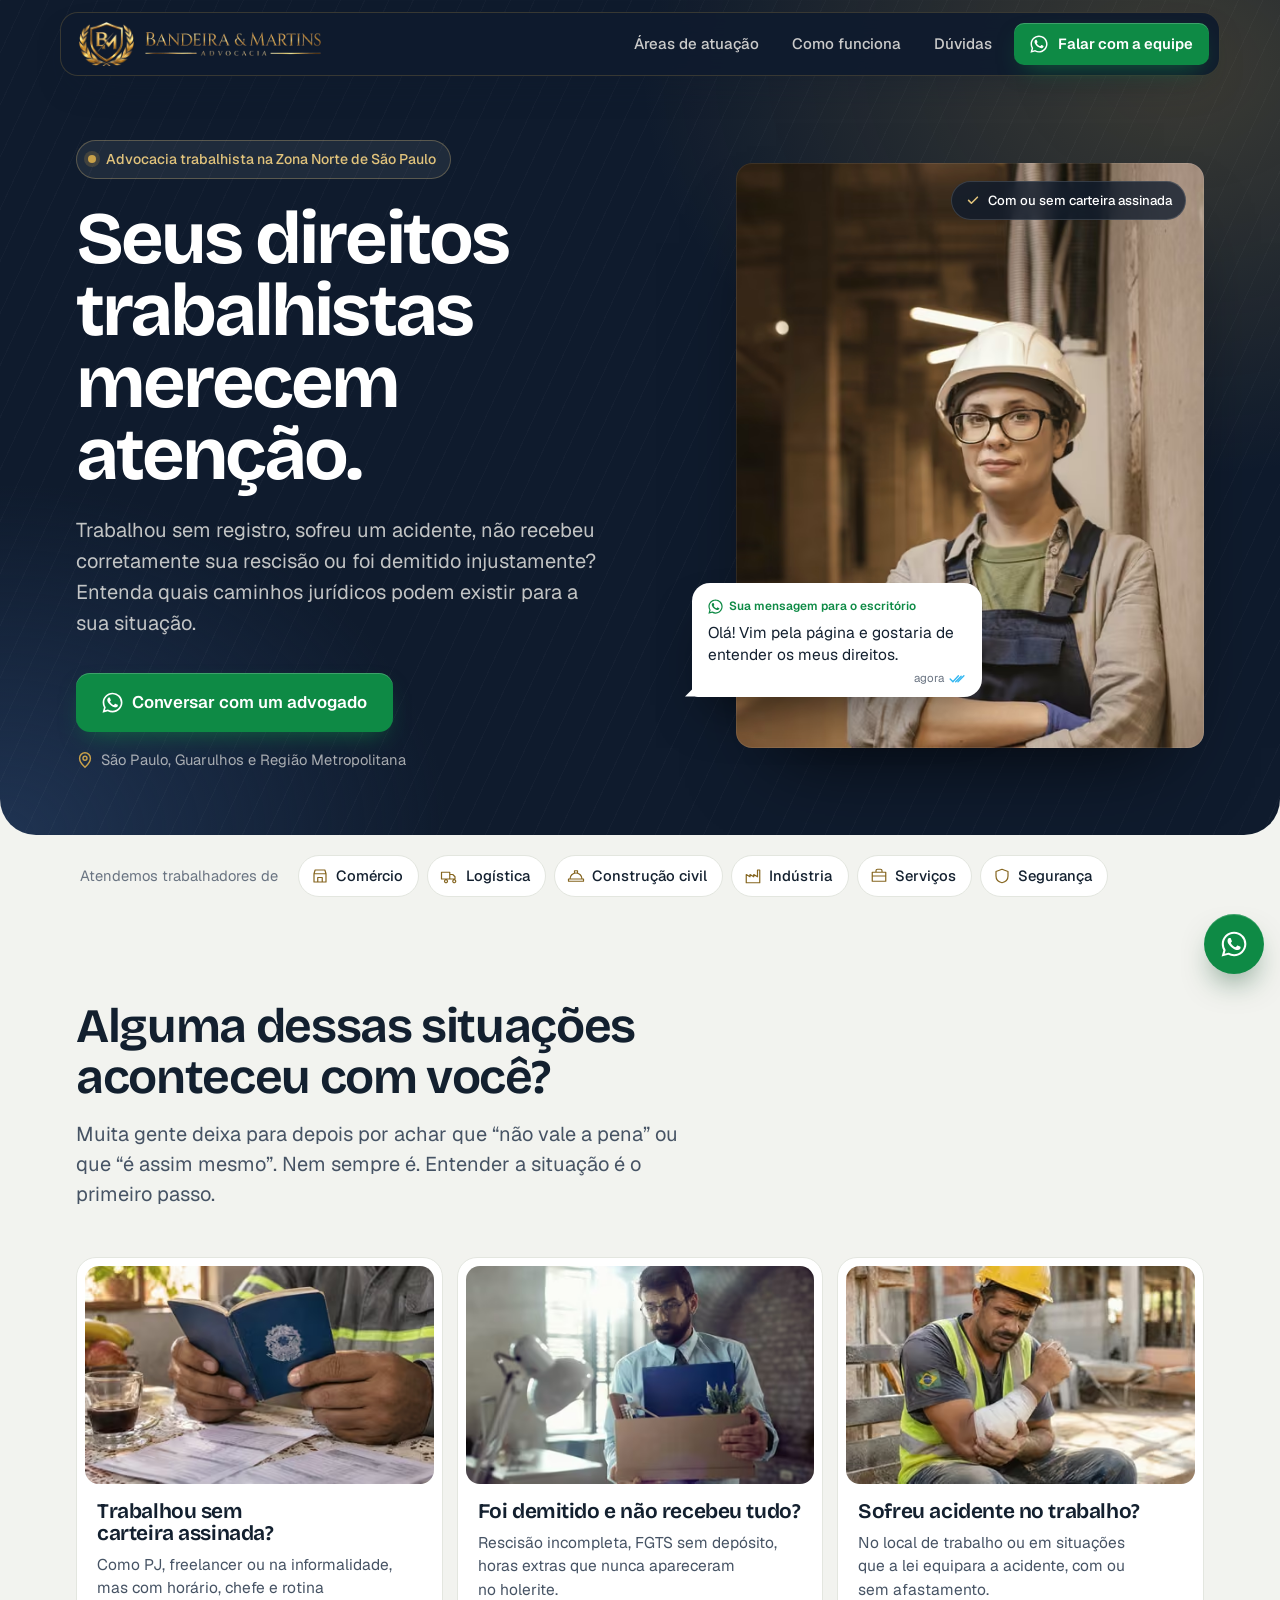
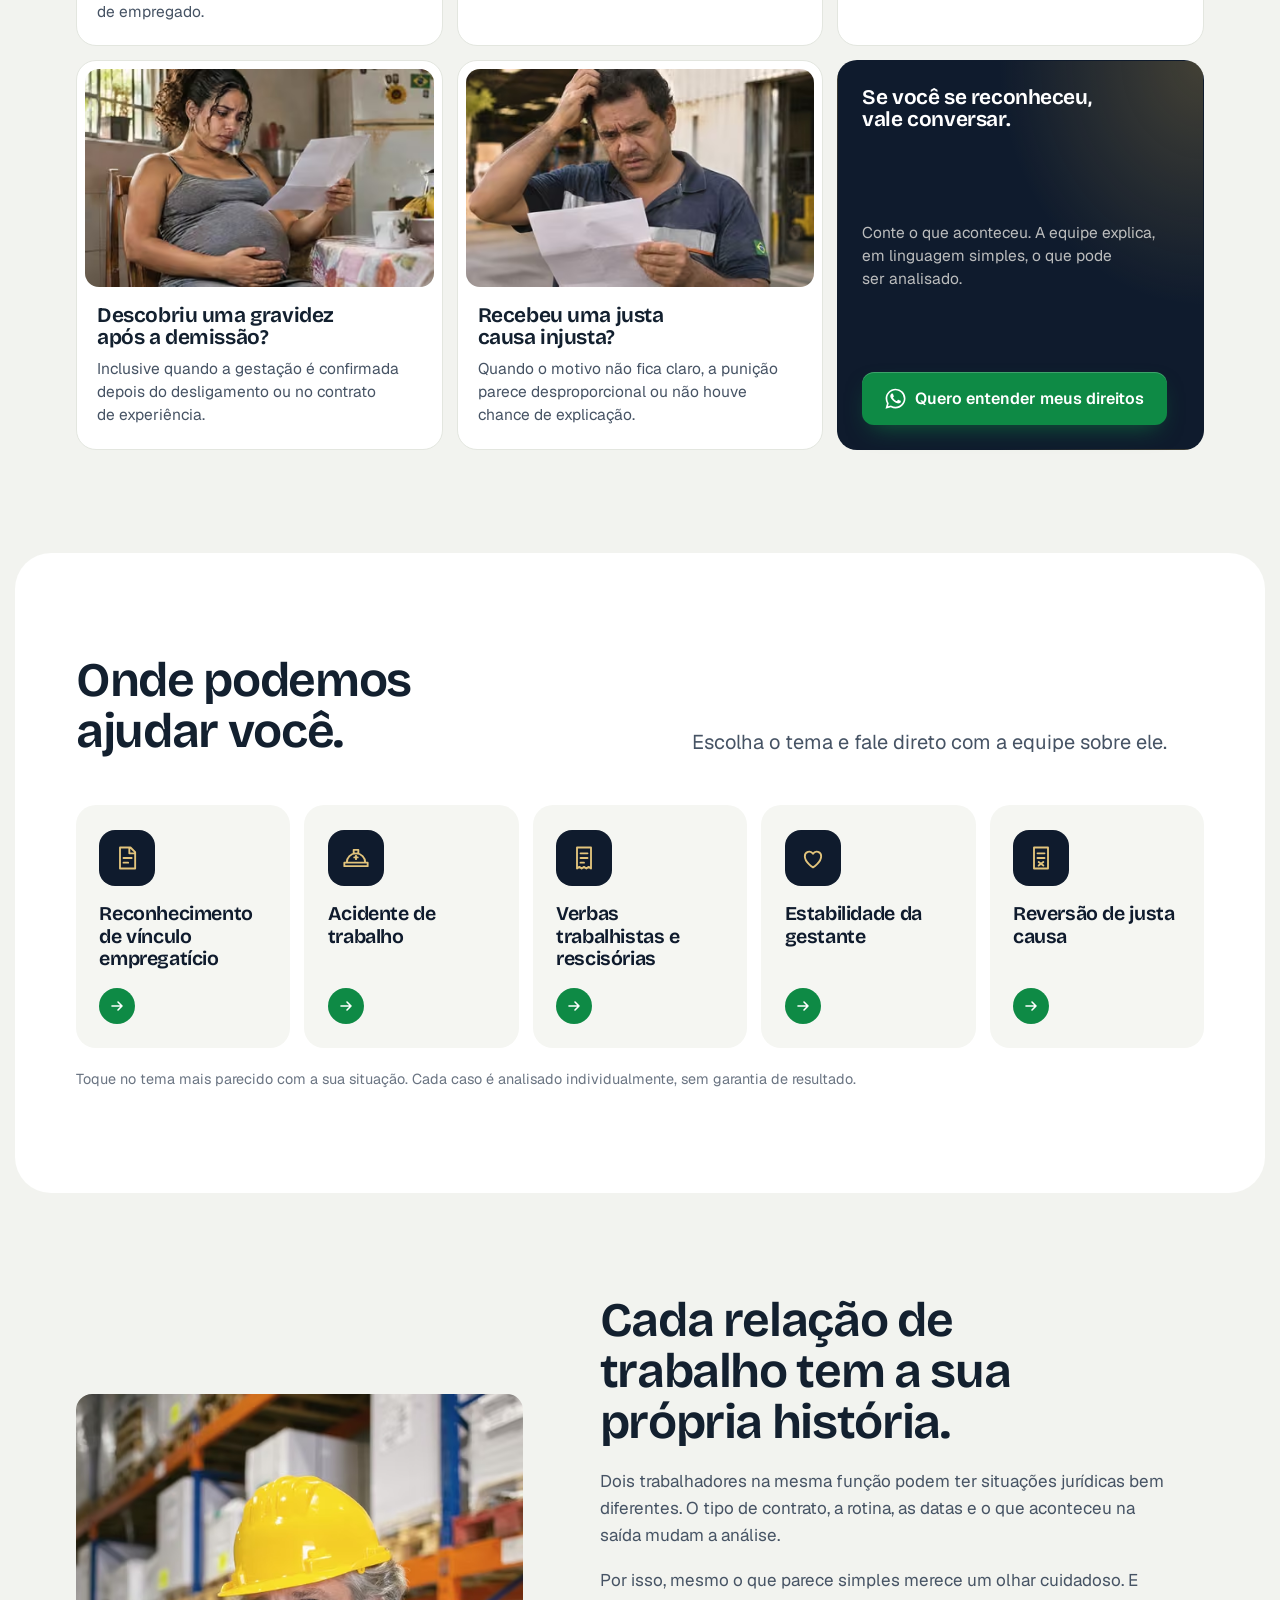
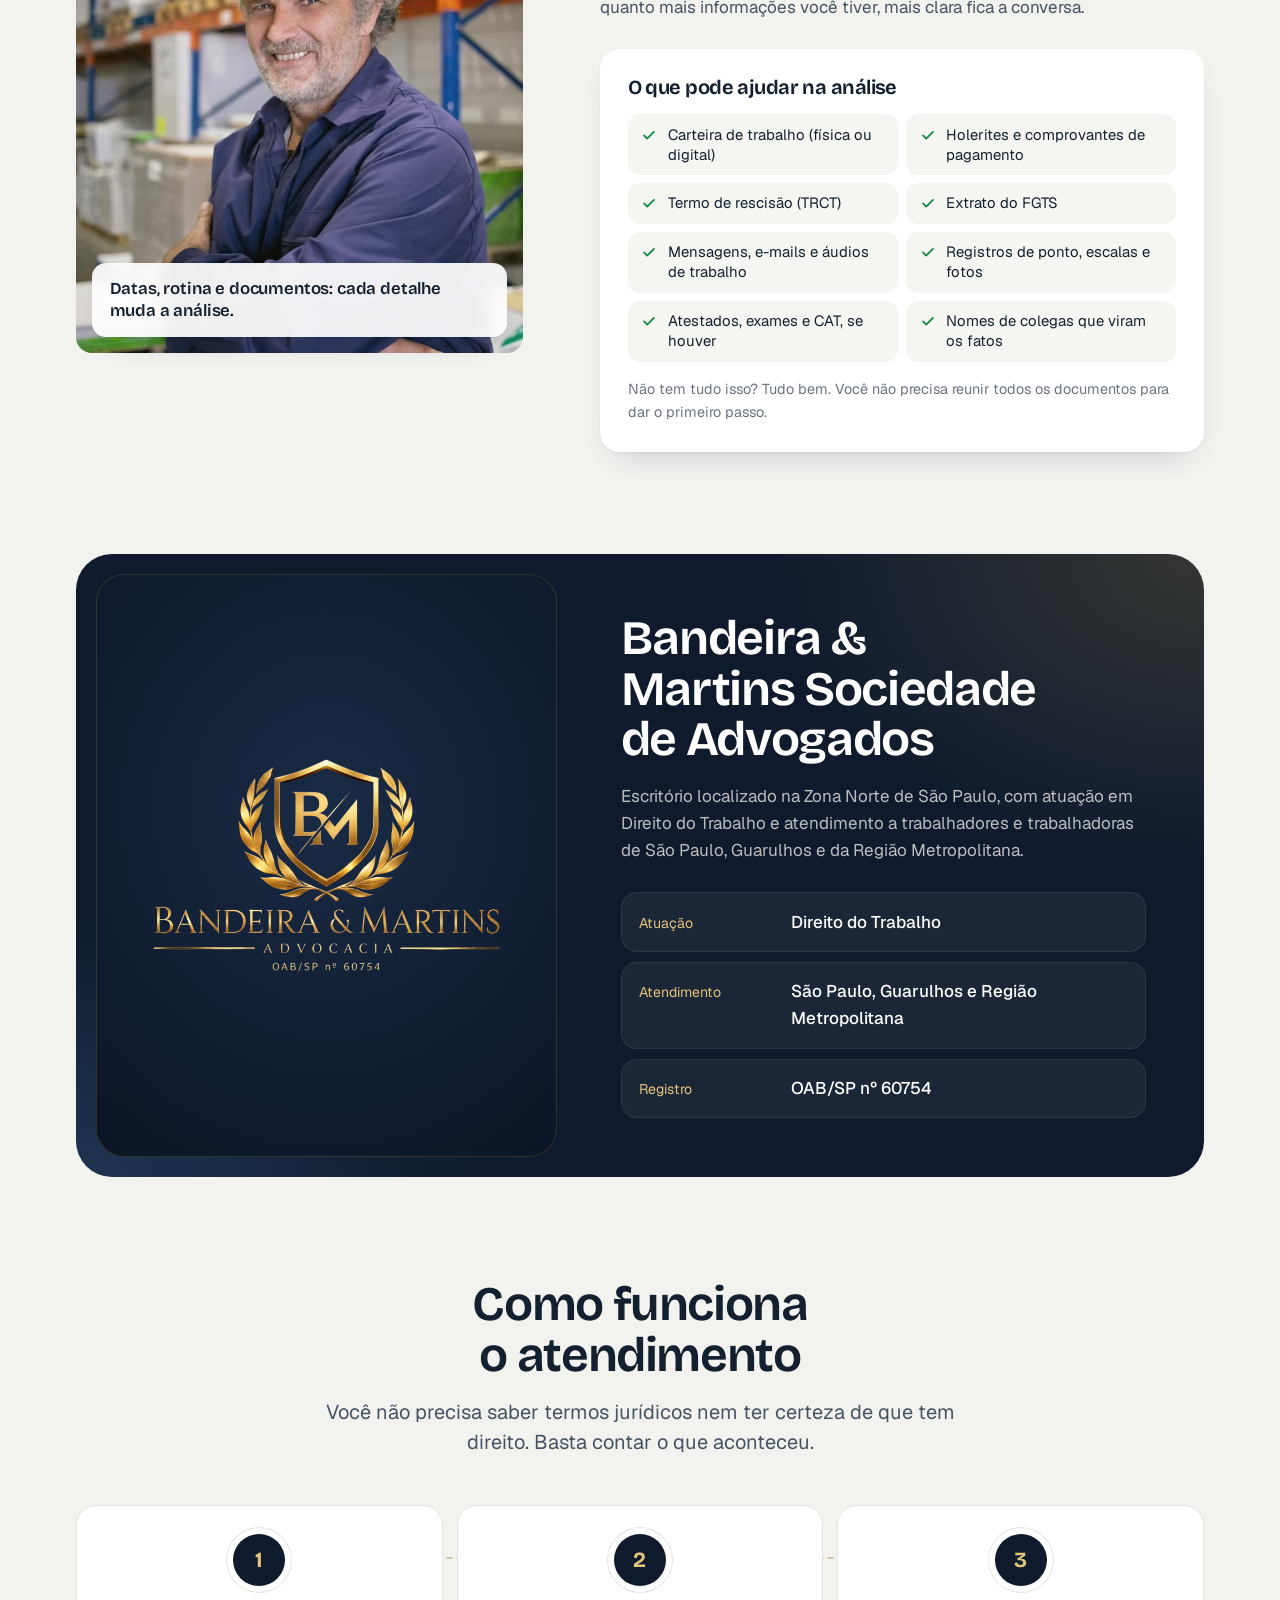
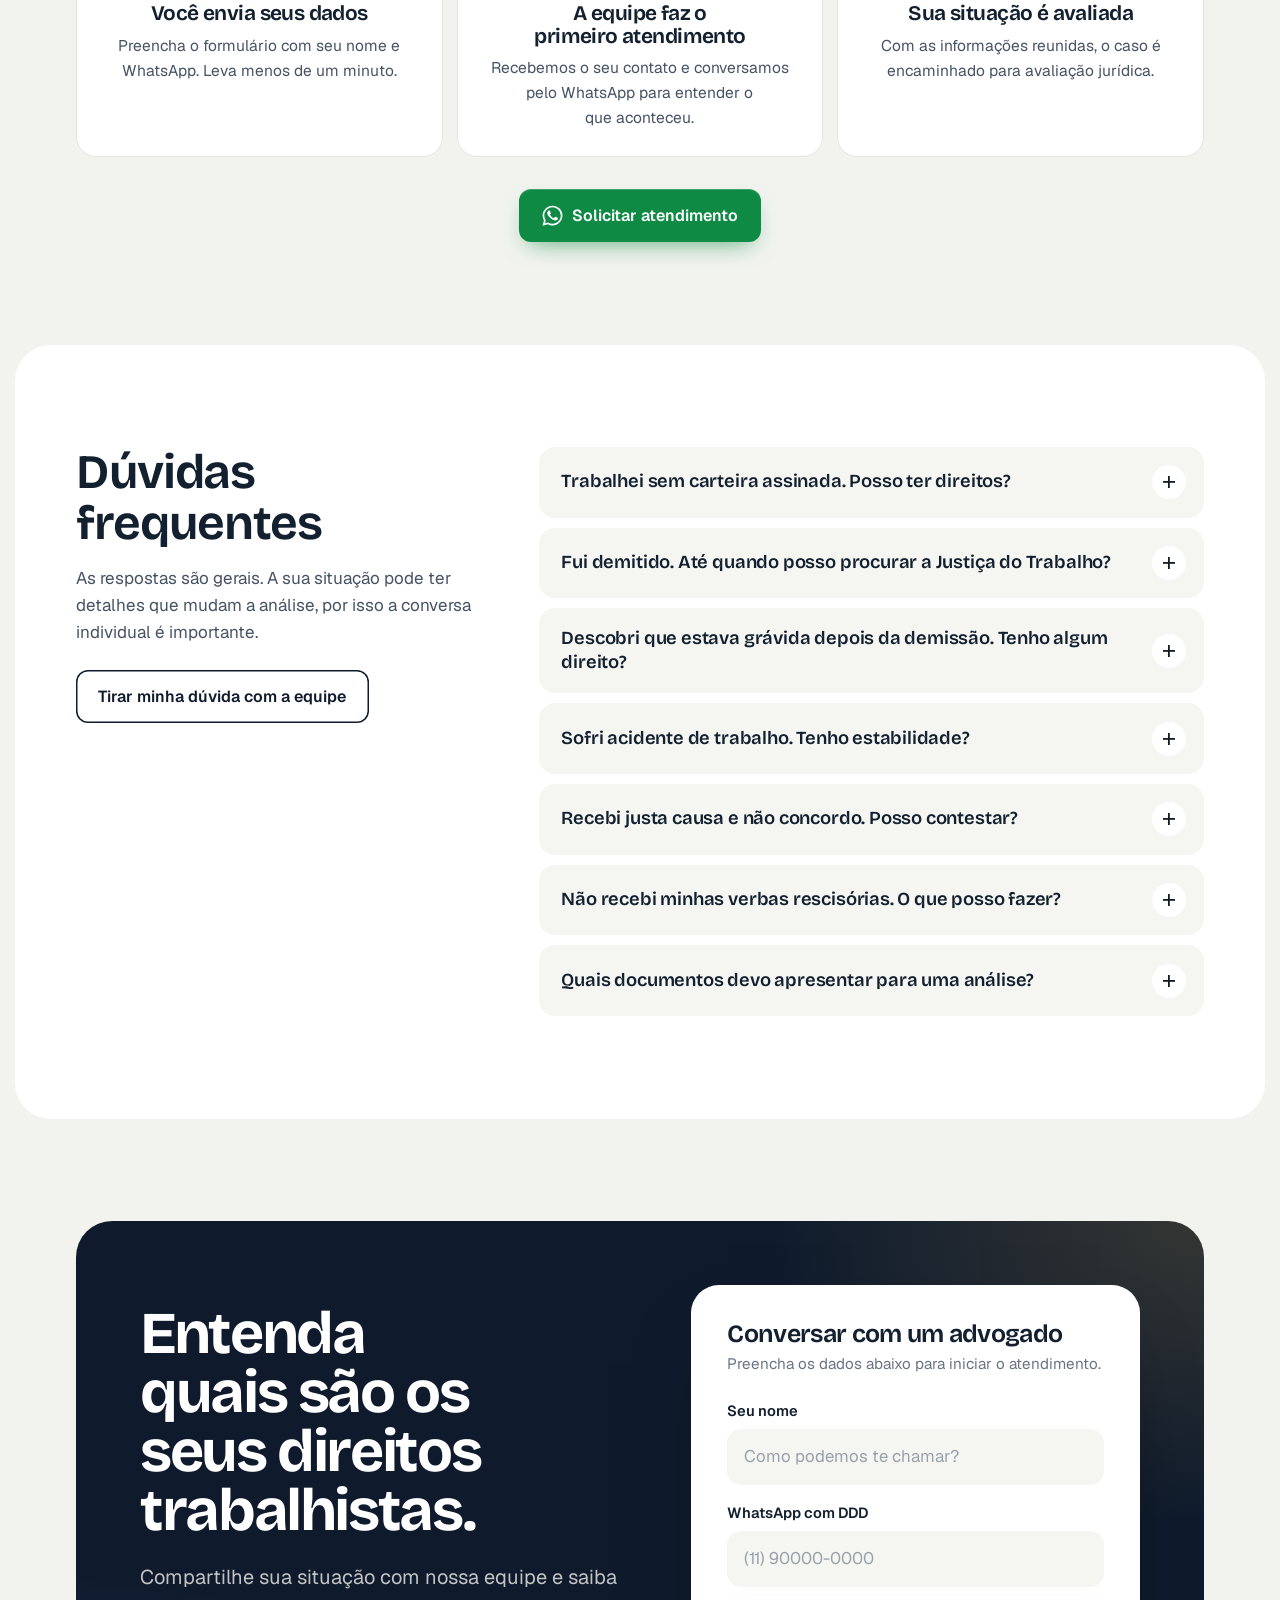
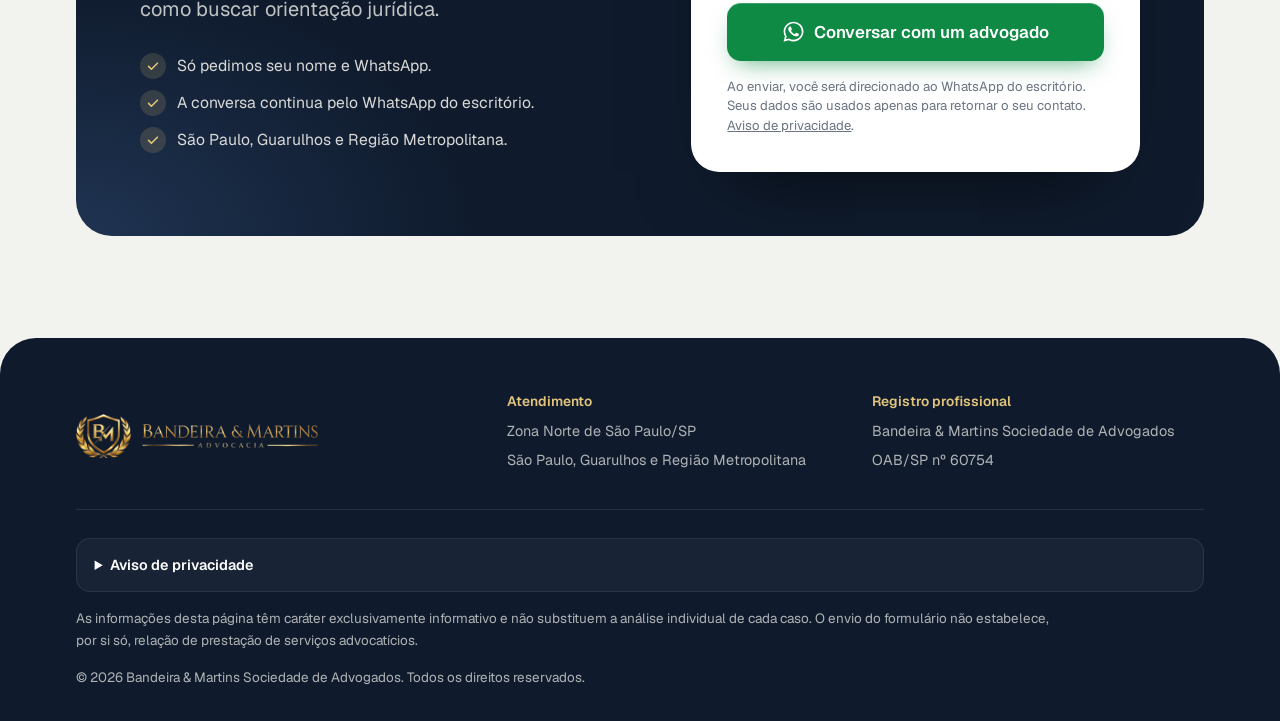
<file: index.html>
<!doctype html>
<html lang="pt-BR">
<head>
  <meta charset="utf-8">
  <meta name="viewport" content="width=device-width, initial-scale=1, viewport-fit=cover">
  <title>Advogado Trabalhista na Zona Norte de SP | Bandeira &amp; Martins</title>
  <meta name="description" content="Trabalhou sem registro, sofreu acidente, não recebeu a rescisão ou foi demitido por justa causa? Entenda seus direitos trabalhistas. Atendimento em São Paulo, Guarulhos e Região Metropolitana.">
  <meta name="robots" content="index, follow">
  <meta name="theme-color" content="#0f1b2d">
  <!-- Após definir o domínio: <link rel="canonical" href="https://DOMINIO/"> e use a URL absoluta em og:image -->

  <meta property="og:type" content="website">
  <meta property="og:locale" content="pt_BR">
  <meta property="og:site_name" content="Bandeira &amp; Martins Sociedade de Advogados">
  <meta property="og:title" content="Seus direitos trabalhistas merecem atenção | Bandeira &amp; Martins">
  <meta property="og:description" content="Advocacia trabalhista na Zona Norte de São Paulo. Converse com a equipe e entenda quais caminhos podem existir para a sua situação.">
  <meta property="og:image" content="assets/img/og.jpg">
  <meta property="og:image:width" content="1200">
  <meta property="og:image:height" content="630">
  <meta name="twitter:card" content="summary_large_image">

  <link rel="icon" href="assets/img/favicon.png" type="image/png">
  <link rel="apple-touch-icon" href="assets/img/apple-touch-icon.png">

  <link rel="preload" href="assets/fonts/bricolage-grotesque-latin-wght-normal.woff2" as="font" type="font/woff2" crossorigin>
  <link rel="preload" href="assets/fonts/geist-latin-wght-normal.woff2" as="font" type="font/woff2" crossorigin>
  <link rel="preload" as="image" type="image/avif" fetchpriority="high"
        imagesrcset="assets/img/hero-520.avif 520w, assets/img/hero-780.avif 780w, assets/img/hero-1080.avif 1080w"
        imagesizes="(max-width: 900px) 92vw, 40vw">
  <link rel="preconnect" href="https://qxhnjzyhtllmtdrcyygi.supabase.co" crossorigin>

  <link rel="stylesheet" href="assets/css/style.css">
  <script>document.documentElement.classList.add('js');</script>

  <!--
    TAGS DE CAMPANHA (Meta Pixel / Google Tag Manager / Google Ads)
    Cole os snippets aqui. O formulário já dispara window.dataLayer.push({ event: 'generate_lead' })
    e, se existir, fbq('track', 'Lead') no envio bem-sucedido.
  -->

  <script type="application/ld+json">
  {
    "@context": "https://schema.org",
    "@type": "LegalService",
    "name": "Bandeira & Martins Sociedade de Advogados",
    "logo": "assets/img/logo-full.webp",
    "telephone": "+55-11-98171-6908",
    "description": "Advocacia trabalhista na Zona Norte de São Paulo.",
    "areaServed": ["São Paulo", "Guarulhos", "Região Metropolitana de São Paulo"],
    "address": { "@type": "PostalAddress", "addressLocality": "São Paulo", "addressRegion": "SP", "addressCountry": "BR" },
    "knowsAbout": ["Direito do Trabalho", "Reconhecimento de vínculo empregatício", "Acidente de trabalho", "Verbas rescisórias", "Estabilidade da gestante", "Reversão de justa causa"]
  }
  </script>
</head>
<body>
  <svg width="0" height="0" style="position:absolute" aria-hidden="true" focusable="false">
    <symbol id="i-wa" viewBox="0 0 24 24"><path fill="currentColor" d="M17.47 14.38c-.3-.15-1.75-.86-2.02-.96-.27-.1-.47-.15-.67.15-.2.3-.77.96-.94 1.16-.17.2-.35.22-.64.07-.3-.15-1.25-.46-2.38-1.47-.88-.79-1.47-1.76-1.65-2.06-.17-.3-.02-.46.13-.6.13-.14.3-.35.45-.52.15-.18.2-.3.3-.5.1-.2.05-.37-.03-.52-.07-.15-.67-1.62-.92-2.22-.24-.58-.49-.5-.67-.51h-.57c-.2 0-.52.07-.79.37-.27.3-1.04 1.02-1.04 2.48 0 1.46 1.07 2.88 1.21 3.08.15.2 2.1 3.2 5.08 4.49.71.31 1.26.49 1.7.63.71.22 1.36.19 1.87.12.57-.09 1.75-.72 2-1.41.25-.69.25-1.29.17-1.41-.07-.12-.27-.2-.57-.35M12.05 21.5h-.01a9.4 9.4 0 0 1-4.8-1.31l-.34-.2-3.56.93.95-3.47-.22-.36a9.4 9.4 0 0 1-1.44-5.01c0-5.2 4.23-9.43 9.43-9.43 2.52 0 4.89.98 6.67 2.77a9.37 9.37 0 0 1 2.76 6.67c0 5.2-4.23 9.42-9.44 9.42m8.03-17.45A11.27 11.27 0 0 0 12.05.72C5.79.72.7 5.8.7 12.06c0 2 .52 3.95 1.52 5.67L.6 23.6l6.01-1.58a11.3 11.3 0 0 0 5.43 1.38h.01c6.25 0 11.34-5.09 11.35-11.35 0-3.03-1.18-5.88-3.32-8.02"/></symbol>
    <symbol id="i-arrow" viewBox="0 0 16 16"><path d="M3 8h10M9 4l4 4-4 4" fill="none" stroke="currentColor" stroke-width="1.6" stroke-linecap="round" stroke-linejoin="round"/></symbol>
    <symbol id="i-check" viewBox="0 0 20 20"><path d="M4.5 10.5l3.5 3.5L15.5 6.5" fill="none" stroke="currentColor" stroke-width="2" stroke-linecap="round" stroke-linejoin="round"/></symbol>
    <symbol id="i-pin" viewBox="0 0 20 20"><path d="M10 18s6-5.3 6-10a6 6 0 1 0-12 0c0 4.7 6 10 6 10z" fill="none" stroke="currentColor" stroke-width="1.6"/><circle cx="10" cy="8" r="2.2" fill="none" stroke="currentColor" stroke-width="1.6"/></symbol>
    <symbol id="i-ticks" viewBox="0 0 18 12"><path d="M1 6.5l3 3L10 3M7 9.5L13 3.5M9.5 9.5L16 3" fill="none" stroke="currentColor" stroke-width="1.5" stroke-linecap="round" stroke-linejoin="round"/></symbol>
  </svg>

  <a class="skip-link" href="#conteudo">Pular para o conteúdo</a>

  <!-- ===================== CABEÇALHO ===================== -->
  <header class="site-header">
    <div class="site-header__bar">
      <a class="brand" href="#conteudo" aria-label="Bandeira &amp; Martins Advocacia — início">
        <img class="brand__mark" src="assets/img/logo-mark.webp" width="120" height="96" alt="">
        <img class="brand__word" src="assets/img/logo-word.webp" width="468" height="64" alt="Bandeira &amp; Martins Advocacia">
      </a>
      <nav class="nav" aria-label="Principal">
        <ul class="nav__list" id="menu">
          <li><a href="#areas">Áreas de atuação</a></li>
          <li><a href="#como-funciona">Como funciona</a></li>
          <li><a href="#duvidas">Dúvidas</a></li>
          <li class="nav__cta"><a class="btn" href="#contato" data-cta="menu"><svg aria-hidden="true"><use href="#i-wa"/></svg>Falar com a equipe</a></li>
        </ul>
        <a class="btn btn--sm nav__btn" href="#contato" data-cta="header"><svg aria-hidden="true"><use href="#i-wa"/></svg>Falar com a equipe</a>
        <button class="menu-toggle" type="button" aria-expanded="false" aria-controls="menu" aria-label="Abrir menu"><span></span></button>
      </nav>
    </div>
  </header>

  <main id="conteudo">

    <!-- ===================== 01 · HERO ===================== -->
    <section class="hero" aria-labelledby="hero-title">
      <div class="wrap">
        <div class="hero__panel">
          <div class="hero__copy">
            <p class="hero__badge"><span class="dot" aria-hidden="true"></span>Advocacia trabalhista na Zona Norte de São Paulo</p>
            <h1 class="hero__title" id="hero-title">Seus direitos trabalhistas merecem atenção.</h1>
            <p class="hero__lead">Trabalhou sem registro, sofreu um acidente, não recebeu corretamente sua rescisão ou foi demitido injustamente? Entenda quais caminhos jurídicos podem existir para a sua situação.</p>
            <div class="hero__actions">
              <a class="btn btn--lg" href="#contato" data-cta="hero"><svg aria-hidden="true"><use href="#i-wa"/></svg>Conversar com um advogado</a>
              <p class="hero__region"><svg aria-hidden="true"><use href="#i-pin"/></svg>São Paulo, Guarulhos e Região Metropolitana</p>
            </div>
          </div>

          <div class="hero__visual">
            <div class="hero__photo">
              <picture>
                <source type="image/avif" srcset="assets/img/hero-520.avif 520w, assets/img/hero-780.avif 780w, assets/img/hero-1080.avif 1080w" sizes="(max-width: 900px) 92vw, 40vw">
                <source type="image/webp" srcset="assets/img/hero-520.webp 520w, assets/img/hero-780.webp 780w, assets/img/hero-1080.webp 1080w" sizes="(max-width: 900px) 92vw, 40vw">
                <img src="assets/img/hero-780.webp" width="780" height="975" alt="Trabalhadora de capacete e macacão em um galpão industrial" fetchpriority="high" decoding="async">
              </picture>
            </div>

            <!-- Ilustra a mensagem que o próprio visitante envia ao final do formulário -->
            <div class="bubble" aria-hidden="true">
              <p class="bubble__head"><svg><use href="#i-wa"/></svg>Sua mensagem para o escritório</p>
              <p class="bubble__text">Olá! Vim pela página e gostaria de entender os meus direitos.</p>
              <p class="bubble__meta">agora <svg><use href="#i-ticks"/></svg></p>
            </div>

            <p class="hero__chip"><svg aria-hidden="true"><use href="#i-check"/></svg>Com ou sem carteira assinada</p>
          </div>
        </div>

        <div class="sectors">
          <p class="sectors__label">Atendemos trabalhadores de</p>
          <ul class="sectors__list">
            <li><svg viewBox="0 0 24 24" aria-hidden="true"><path d="M4 9l1.5-5h13L20 9M4 9h16M4 9v11h16V9M9 20v-6h6v6"/></svg>Comércio</li>
            <li><svg viewBox="0 0 24 24" aria-hidden="true"><path d="M2 7h11v9H2zM13 10h4l3 3v3h-7M6 19a2 2 0 1 0 0-.01M17 19a2 2 0 1 0 0-.01"/></svg>Logística</li>
            <li><svg viewBox="0 0 24 24" aria-hidden="true"><path d="M4 16a8 8 0 0 1 16 0M2 16h20v3H2zM10 8V5h4v3"/></svg>Construção civil</li>
            <li><svg viewBox="0 0 24 24" aria-hidden="true"><path d="M3 21V10l5 3V10l5 3V10l5 3V4h3v17z"/></svg>Indústria</li>
            <li><svg viewBox="0 0 24 24" aria-hidden="true"><path d="M8 7V5a2 2 0 0 1 2-2h4a2 2 0 0 1 2 2v2M3 7h18v12H3zM3 12h18"/></svg>Serviços</li>
            <li><svg viewBox="0 0 24 24" aria-hidden="true"><path d="M12 3l8 3v6c0 4.5-3.4 8-8 9-4.6-1-8-4.5-8-9V6z"/></svg>Segurança</li>
          </ul>
        </div>
      </div>
    </section>

    <!-- ===================== 02 · IDENTIFICAÇÃO ===================== -->
    <section class="ident" aria-labelledby="ident-title">
      <div class="wrap">
        <div class="head">
          <h2 id="ident-title">Alguma dessas situações aconteceu com você?</h2>
          <p>Muita gente deixa para depois por achar que “não vale a pena” ou que “é assim mesmo”. Nem sempre é. Entender a situação é o primeiro passo.</p>
        </div>

        <ul class="ident__grid">
          <li class="sit">
            <figure class="sit__photo">
              <picture>
                <source type="image/avif" srcset="assets/img/sit-carteira-400.avif 400w, assets/img/sit-carteira-640.avif 640w" sizes="(max-width: 600px) 120px, (max-width: 960px) 46vw, 30vw">
                <source type="image/webp" srcset="assets/img/sit-carteira-400.webp 400w, assets/img/sit-carteira-640.webp 640w" sizes="(max-width: 600px) 120px, (max-width: 960px) 46vw, 30vw">
                <img src="assets/img/sit-carteira-400.webp" width="400" height="250" alt="Mãos de trabalhador segurando a carteira de trabalho, com holerites sobre a mesa" loading="lazy" decoding="async">
              </picture>
            </figure>
            <h3>Trabalhou sem carteira assinada?</h3>
            <p>Como PJ, freelancer ou na informalidade, mas com horário, chefe e rotina de empregado.</p>
          </li>
          <li class="sit">
            <figure class="sit__photo">
              <picture>
                <source type="image/avif" srcset="assets/img/sit-demissao-400.avif 400w, assets/img/sit-demissao-640.avif 640w" sizes="(max-width: 600px) 120px, (max-width: 960px) 46vw, 30vw">
                <source type="image/webp" srcset="assets/img/sit-demissao-400.webp 400w, assets/img/sit-demissao-640.webp 640w" sizes="(max-width: 600px) 120px, (max-width: 960px) 46vw, 30vw">
                <img src="assets/img/sit-demissao-400.webp" width="400" height="250" alt="Homem deixando o trabalho carregando uma caixa com seus pertences" loading="lazy" decoding="async">
              </picture>
            </figure>
            <h3>Foi demitido e não recebeu tudo?</h3>
            <p>Rescisão incompleta, FGTS sem depósito, horas extras que nunca apareceram no holerite.</p>
          </li>
          <li class="sit">
            <figure class="sit__photo">
              <picture>
                <source type="image/avif" srcset="assets/img/sit-acidente-400.avif 400w, assets/img/sit-acidente-640.avif 640w" sizes="(max-width: 600px) 120px, (max-width: 960px) 46vw, 30vw">
                <source type="image/webp" srcset="assets/img/sit-acidente-400.webp 400w, assets/img/sit-acidente-640.webp 640w" sizes="(max-width: 600px) 120px, (max-width: 960px) 46vw, 30vw">
                <img src="assets/img/sit-acidente-400.webp" width="400" height="250" alt="Trabalhador de capacete e colete com o braço enfaixado em uma obra" loading="lazy" decoding="async">
              </picture>
            </figure>
            <h3>Sofreu acidente no trabalho?</h3>
            <p>No local de trabalho ou em situações que a lei equipara a acidente, com ou sem afastamento.</p>
          </li>
          <li class="sit">
            <figure class="sit__photo">
              <picture>
                <source type="image/avif" srcset="assets/img/sit-gestante-400.avif 400w, assets/img/sit-gestante-640.avif 640w" sizes="(max-width: 600px) 120px, (max-width: 960px) 46vw, 30vw">
                <source type="image/webp" srcset="assets/img/sit-gestante-400.webp 400w, assets/img/sit-gestante-640.webp 640w" sizes="(max-width: 600px) 120px, (max-width: 960px) 46vw, 30vw">
                <img src="assets/img/sit-gestante-400.webp" width="400" height="250" alt="Mulher grávida lendo um documento na cozinha de casa" loading="lazy" decoding="async">
              </picture>
            </figure>
            <h3>Descobriu uma gravidez após a demissão?</h3>
            <p>Inclusive quando a gestação é confirmada depois do desligamento ou no contrato de experiência.</p>
          </li>
          <li class="sit">
            <figure class="sit__photo">
              <picture>
                <source type="image/avif" srcset="assets/img/sit-justacausa-400.avif 400w, assets/img/sit-justacausa-640.avif 640w" sizes="(max-width: 600px) 120px, (max-width: 960px) 46vw, 30vw">
                <source type="image/webp" srcset="assets/img/sit-justacausa-400.webp 400w, assets/img/sit-justacausa-640.webp 640w" sizes="(max-width: 600px) 120px, (max-width: 960px) 46vw, 30vw">
                <img src="assets/img/sit-justacausa-400.webp" width="400" height="250" alt="Trabalhador preocupado lendo uma carta em frente a um galpão" loading="lazy" decoding="async">
              </picture>
            </figure>
            <h3>Recebeu uma justa causa injusta?</h3>
            <p>Quando o motivo não fica claro, a punição parece desproporcional ou não houve chance de explicação.</p>
          </li>
          <li class="sit sit--cta">
            <h3>Se você se reconheceu, vale conversar.</h3>
            <p>Conte o que aconteceu. A equipe explica, em linguagem simples, o que pode ser analisado.</p>
            <a class="btn" href="#contato" data-cta="identificacao"><svg aria-hidden="true"><use href="#i-wa"/></svg>Quero entender meus direitos</a>
          </li>
        </ul>
      </div>
    </section>

    <!-- ===================== 03 · ÁREAS DE ATUAÇÃO ===================== -->
    <section class="areas" id="areas" aria-labelledby="areas-title">
      <div class="wrap">
        <div class="head head--split">
          <h2 id="areas-title">Onde podemos ajudar você.</h2>
          <p>Escolha o tema e fale direto com a equipe sobre ele.</p>
        </div>

        <ul class="tiles">
          <li>
            <a class="tile" href="#contato" data-cta="area" data-servico="Reconhecimento de vínculo">
              <span class="tile__icon" aria-hidden="true"><svg viewBox="0 0 24 24"><path d="M6 3h9l4 4v14H6zM14 3v5h5M9 12h7M9 16h4"/></svg></span>
              <span class="tile__title">Reconhecimento de vínculo empregatício</span>
              <span class="tile__go" aria-hidden="true"><svg><use href="#i-arrow"/></svg></span>
            </a>
          </li>
          <li>
            <a class="tile" href="#contato" data-cta="area" data-servico="Acidente de trabalho">
              <span class="tile__icon" aria-hidden="true"><svg viewBox="0 0 24 24"><path d="M4 16a8 8 0 0 1 16 0M2 16h20v3H2zM10 8V5h4v3M12 10v3M10.5 11.5h3"/></svg></span>
              <span class="tile__title">Acidente de trabalho</span>
              <span class="tile__go" aria-hidden="true"><svg><use href="#i-arrow"/></svg></span>
            </a>
          </li>
          <li>
            <a class="tile" href="#contato" data-cta="area" data-servico="Verbas rescisórias">
              <span class="tile__icon" aria-hidden="true"><svg viewBox="0 0 24 24"><path d="M6 3h12v18l-2-1.4-2 1.4-2-1.4-2 1.4-2-1.4L6 21zM9 8h6M9 12h6M9 16h3"/></svg></span>
              <span class="tile__title">Verbas trabalhistas e rescisórias</span>
              <span class="tile__go" aria-hidden="true"><svg><use href="#i-arrow"/></svg></span>
            </a>
          </li>
          <li>
            <a class="tile" href="#contato" data-cta="area" data-servico="Estabilidade da gestante">
              <span class="tile__icon" aria-hidden="true"><svg viewBox="0 0 24 24"><path d="M12 20s-7-4.2-7-9.5A3.8 3.8 0 0 1 12 8.3a3.8 3.8 0 0 1 7 2.2C19 15.8 12 20 12 20z"/></svg></span>
              <span class="tile__title">Estabilidade da gestante</span>
              <span class="tile__go" aria-hidden="true"><svg><use href="#i-arrow"/></svg></span>
            </a>
          </li>
          <li>
            <a class="tile" href="#contato" data-cta="area" data-servico="Reversão de justa causa">
              <span class="tile__icon" aria-hidden="true"><svg viewBox="0 0 24 24"><path d="M6 3h12v18H6zM9 8h6M9 12h6M10 15.5l4 3M14 15.5l-4 3"/></svg></span>
              <span class="tile__title">Reversão de justa causa</span>
              <span class="tile__go" aria-hidden="true"><svg><use href="#i-arrow"/></svg></span>
            </a>
          </li>
        </ul>
        <p class="tiles__note">Toque no tema mais parecido com a sua situação. Cada caso é analisado individualmente, sem garantia de resultado.</p>
      </div>
    </section>

    <!-- ===================== 04 · ENTENDA SUA SITUAÇÃO ===================== -->
    <section class="entenda" aria-labelledby="entenda-title">
      <div class="wrap">
        <figure class="entenda__media">
          <picture>
            <source type="image/avif" srcset="assets/img/situacao-560.avif 560w, assets/img/situacao-880.avif 880w" sizes="(max-width: 900px) 92vw, 38vw">
            <source type="image/webp" srcset="assets/img/situacao-560.webp 560w, assets/img/situacao-880.webp 880w" sizes="(max-width: 900px) 92vw, 38vw">
            <img src="assets/img/situacao-560.webp" width="560" height="700" alt="Trabalhador de capacete e uniforme em um armazém" loading="lazy" decoding="async">
          </picture>
          <figcaption class="entenda__tag">Datas, rotina e documentos: cada detalhe muda a análise.</figcaption>
        </figure>

        <div class="entenda__text">
          <h2 id="entenda-title">Cada relação de trabalho tem a sua própria história.</h2>
          <p>Dois trabalhadores na mesma função podem ter situações jurídicas bem diferentes. O tipo de contrato, a rotina, as datas e o que aconteceu na saída mudam a análise.</p>
          <p>Por isso, mesmo o que parece simples merece um olhar cuidadoso. E quanto mais informações você tiver, mais clara fica a conversa.</p>

          <div class="docs">
            <h3>O que pode ajudar na análise</h3>
            <ul>
              <li><svg aria-hidden="true"><use href="#i-check"/></svg>Carteira de trabalho (física ou digital)</li>
              <li><svg aria-hidden="true"><use href="#i-check"/></svg>Holerites e comprovantes de pagamento</li>
              <li><svg aria-hidden="true"><use href="#i-check"/></svg>Termo de rescisão (TRCT)</li>
              <li><svg aria-hidden="true"><use href="#i-check"/></svg>Extrato do FGTS</li>
              <li><svg aria-hidden="true"><use href="#i-check"/></svg>Mensagens, e-mails e áudios de trabalho</li>
              <li><svg aria-hidden="true"><use href="#i-check"/></svg>Registros de ponto, escalas e fotos</li>
              <li><svg aria-hidden="true"><use href="#i-check"/></svg>Atestados, exames e CAT, se houver</li>
              <li><svg aria-hidden="true"><use href="#i-check"/></svg>Nomes de colegas que viram os fatos</li>
            </ul>
            <p class="docs__foot">Não tem tudo isso? Tudo bem. Você não precisa reunir todos os documentos para dar o primeiro passo.</p>
          </div>
        </div>
      </div>
    </section>

    <!-- ===================== 05 · SOBRE O ESCRITÓRIO ===================== -->
    <section class="sobre" id="escritorio" aria-labelledby="sobre-title">
      <div class="wrap">
        <div class="panel panel--navy sobre__panel">
          <figure class="sobre__logo">
            <img src="assets/img/logo-full.webp" width="649" height="400" alt="Logomarca Bandeira &amp; Martins Advocacia — OAB/SP nº 60754" loading="lazy" decoding="async">
          </figure>
          <div class="sobre__text">
            <h2 id="sobre-title">Bandeira &amp; Martins Sociedade de Advogados</h2>
            <p>Escritório localizado na Zona Norte de São Paulo, com atuação em Direito do Trabalho e atendimento a trabalhadores e trabalhadoras de São Paulo, Guarulhos e da Região Metropolitana.</p>
            <ul class="facts">
              <li><span>Atuação</span><strong>Direito do Trabalho</strong></li>
              <li><span>Atendimento</span><strong>São Paulo, Guarulhos e Região Metropolitana</strong></li>
              <li><span>Registro</span><strong>OAB/SP nº 60754</strong></li>
            </ul>
          </div>
        </div>
      </div>
    </section>

    <!-- ===================== 06 · COMO FUNCIONA ===================== -->
    <section class="passos" id="como-funciona" aria-labelledby="passos-title">
      <div class="wrap">
        <div class="head head--center">
          <h2 id="passos-title">Como funciona o atendimento</h2>
          <p>Você não precisa saber termos jurídicos nem ter certeza de que tem direito. Basta contar o que aconteceu.</p>
        </div>
        <ol class="passos__list">
          <li>
            <span class="passos__n" aria-hidden="true">1</span>
            <h3>Você envia seus dados</h3>
            <p>Preencha o formulário com seu nome e WhatsApp. Leva menos de um minuto.</p>
          </li>
          <li>
            <span class="passos__n" aria-hidden="true">2</span>
            <h3>A equipe faz o primeiro atendimento</h3>
            <p>Recebemos o seu contato e conversamos pelo WhatsApp para entender o que aconteceu.</p>
          </li>
          <li>
            <span class="passos__n" aria-hidden="true">3</span>
            <h3>Sua situação é avaliada</h3>
            <p>Com as informações reunidas, o caso é encaminhado para avaliação jurídica.</p>
          </li>
        </ol>
        <div class="passos__foot">
          <a class="btn" href="#contato" data-cta="como-funciona"><svg aria-hidden="true"><use href="#i-wa"/></svg>Solicitar atendimento</a>
        </div>
      </div>
    </section>

    <!-- ===================== 07 · DÚVIDAS FREQUENTES ===================== -->
    <section class="faq" id="duvidas" aria-labelledby="faq-title">
      <div class="wrap">
        <div class="faq__head">
          <h2 id="faq-title">Dúvidas frequentes</h2>
          <p>As respostas são gerais. A sua situação pode ter detalhes que mudam a análise, por isso a conversa individual é importante.</p>
          <a class="btn btn--ghost" href="#contato" data-cta="faq">Tirar minha dúvida com a equipe</a>
        </div>

        <div class="faq__list">
          <details class="faq__item">
            <summary>Trabalhei sem carteira assinada. Posso ter direitos?</summary>
            <div class="faq__answer"><p>Pode ter. Quando o trabalho reúne características de emprego, como rotina, subordinação, pagamento e o fato de ser você quem presta o serviço, é possível discutir o reconhecimento do vínculo. Isso vale também para quem foi contratado como PJ ou freelancer. Cada caso precisa ser analisado com base nos fatos e nas provas disponíveis.</p></div>
          </details>
          <details class="faq__item">
            <summary>Fui demitido. Até quando posso procurar a Justiça do Trabalho?</summary>
            <div class="faq__answer"><p>Em regra, o prazo para entrar com uma ação trabalhista é de até 2 anos após o fim do contrato, e podem ser discutidos os direitos dos últimos 5 anos contados da data do ajuizamento. Há situações específicas com regras próprias. Como o tempo conta, é recomendável buscar orientação o quanto antes.</p></div>
          </details>
          <details class="faq__item">
            <summary>Descobri que estava grávida depois da demissão. Tenho algum direito?</summary>
            <div class="faq__answer"><p>Pode ter. A lei garante estabilidade à gestante desde a confirmação da gravidez até cinco meses após o parto, e o fato de a gravidez ter sido descoberta depois da demissão não afasta essa proteção por si só, desde que a concepção tenha ocorrido durante o contrato. Conforme o caso, pode-se discutir a reintegração ou uma indenização substitutiva. Situações como contrato de experiência e aviso prévio também precisam ser analisadas.</p></div>
          </details>
          <details class="faq__item">
            <summary>Sofri acidente de trabalho. Tenho estabilidade?</summary>
            <div class="faq__answer"><p>Depende. Em geral, quem fica afastado por mais de 15 dias e recebe auxílio por incapacidade de natureza acidentária pelo INSS tem estabilidade de 12 meses após o retorno. Também podem existir outros direitos, como indenização, conforme as circunstâncias do acidente e suas consequências. A emissão da CAT e os documentos médicos são importantes na análise.</p></div>
          </details>
          <details class="faq__item">
            <summary>Recebi justa causa e não concordo. Posso contestar?</summary>
            <div class="faq__answer"><p>Sim, a justa causa pode ser questionada na Justiça do Trabalho. A análise considera, por exemplo, se o motivo está previsto em lei, se a punição foi proporcional e se foi aplicada logo após o fato. A reversão não é automática: depende das provas e das circunstâncias de cada situação.</p></div>
          </details>
          <details class="faq__item">
            <summary>Não recebi minhas verbas rescisórias. O que posso fazer?</summary>
            <div class="faq__answer"><p>A empresa tem prazo legal para pagar a rescisão, em regra até 10 dias após o término do contrato. Se os valores não foram pagos, ou foram pagos de forma incompleta, é possível buscar a cobrança, inclusive de FGTS e da multa rescisória, quando devidos. Guarde o termo de rescisão, os holerites e o extrato do FGTS.</p></div>
          </details>
          <details class="faq__item">
            <summary>Quais documentos devo apresentar para uma análise?</summary>
            <div class="faq__answer"><p>Ajudam bastante: carteira de trabalho, holerites, termo de rescisão, extrato do FGTS, mensagens e e-mails de trabalho, registros de ponto, atestados e a CAT, se houver. Mas não se preocupe se não tiver tudo agora: no primeiro contato, a equipe orienta sobre o que é importante no seu caso.</p></div>
          </details>
        </div>
      </div>
    </section>

    <!-- ===================== 08 · CTA FINAL + FORMULÁRIO ===================== -->
    <section class="contato" id="contato" aria-labelledby="contato-title">
      <div class="wrap">
        <div class="panel panel--navy contato__panel">
          <div class="contato__copy">
            <h2 id="contato-title">Entenda quais são os seus direitos trabalhistas.</h2>
            <p class="contato__lead">Compartilhe sua situação com nossa equipe e saiba como buscar orientação jurídica.</p>
            <ul class="contato__points">
              <li><svg aria-hidden="true"><use href="#i-check"/></svg>Só pedimos seu nome e WhatsApp.</li>
              <li><svg aria-hidden="true"><use href="#i-check"/></svg>A conversa continua pelo WhatsApp do escritório.</li>
              <li><svg aria-hidden="true"><use href="#i-check"/></svg>São Paulo, Guarulhos e Região Metropolitana.</li>
            </ul>
          </div>

          <div class="form-card">
            <h3>Conversar com um advogado</h3>
            <p>Preencha os dados abaixo para iniciar o atendimento.</p>

            <form id="lead-form" novalidate>
              <div class="form-status" id="form-status" role="alert" aria-live="assertive"></div>

              <div class="field">
                <label for="nome">Seu nome</label>
                <input id="nome" name="nome" type="text" autocomplete="name" autocapitalize="words" maxlength="80" required placeholder="Como podemos te chamar?" aria-describedby="nome-erro">
                <p class="field__error" id="nome-erro">Informe seu nome (pelo menos 2 letras).</p>
              </div>

              <div class="field">
                <label for="whatsapp">WhatsApp com DDD</label>
                <input id="whatsapp" name="whatsapp" type="tel" inputmode="numeric" autocomplete="tel-national" maxlength="15" required placeholder="(11) 90000-0000" aria-describedby="whatsapp-erro">
                <p class="field__error" id="whatsapp-erro">Informe um número de WhatsApp válido com DDD.</p>
              </div>

              <div class="hp-field" aria-hidden="true">
                <label for="website">Não preencha este campo</label>
                <input id="website" name="website" type="text" tabindex="-1" autocomplete="off">
              </div>
              <input type="hidden" name="servico" id="servico">

              <button class="btn btn--lg btn--block" type="submit" id="submit-btn">
                <svg class="btn__icon" aria-hidden="true"><use href="#i-wa"/></svg>
                <span class="spinner" aria-hidden="true"></span>
                <span class="btn__label">Conversar com um advogado</span>
              </button>

              <p class="form-legal">Ao enviar, você será direcionado ao WhatsApp do escritório. Seus dados são usados apenas para retornar o seu contato. <a href="#privacidade" data-open-privacy>Aviso de privacidade</a>.</p>
            </form>
          </div>
        </div>
      </div>
    </section>
  </main>

  <!-- ===================== 09 · RODAPÉ ===================== -->
  <footer class="site-footer">
    <div class="wrap">
      <div class="footer__top">
        <a class="brand" href="#conteudo" aria-label="Voltar ao início">
          <img class="brand__mark" src="assets/img/logo-mark.webp" width="120" height="96" alt="" loading="lazy">
          <img class="brand__word" src="assets/img/logo-word.webp" width="468" height="64" alt="Bandeira &amp; Martins Advocacia" loading="lazy">
        </a>
        <div class="footer__col">
          <h4>Atendimento</h4>
          <p>Zona Norte de São Paulo/SP</p>
          <p>São Paulo, Guarulhos e Região Metropolitana</p>
          <!-- Endereço e e-mail: inserir quando fornecidos pelo escritório -->
        </div>
        <div class="footer__col">
          <h4>Registro profissional</h4>
          <p>Bandeira &amp; Martins Sociedade de Advogados</p>
          <p>OAB/SP nº 60754</p>
        </div>
      </div>

      <div class="footer__legal">
        <details class="privacy" id="privacidade">
          <summary>Aviso de privacidade</summary>
          <div class="privacy__body">
            <p>Os dados informados no formulário (nome e número de WhatsApp) são utilizados exclusivamente para que a equipe do Bandeira &amp; Martins Sociedade de Advogados retorne o seu contato e preste o primeiro atendimento sobre a situação relatada.</p>
            <p>As informações são armazenadas em ambiente seguro, não são vendidas nem compartilhadas com terceiros para fins comerciais, e são tratadas de acordo com a Lei Geral de Proteção de Dados (Lei nº 13.709/2018).</p>
            <p>Você pode solicitar, a qualquer momento, a confirmação, correção ou exclusão dos seus dados pelo mesmo canal de atendimento.</p>
          </div>
        </details>
        <p>As informações desta página têm caráter exclusivamente informativo e não substituem a análise individual de cada caso. O envio do formulário não estabelece, por si só, relação de prestação de serviços advocatícios.</p>
        <p>© <span id="ano">2026</span> Bandeira &amp; Martins Sociedade de Advogados. Todos os direitos reservados.</p>
      </div>
    </div>
  </footer>

  <a class="fab" href="#contato" data-cta="flutuante" aria-label="Ir para o formulário de atendimento">
    <svg aria-hidden="true"><use href="#i-wa"/></svg><span>Falar com a equipe</span>
  </a>

  <script src="assets/js/config.js"></script>
  <script src="assets/js/main.js" defer></script>
</body>
</html>
</file>
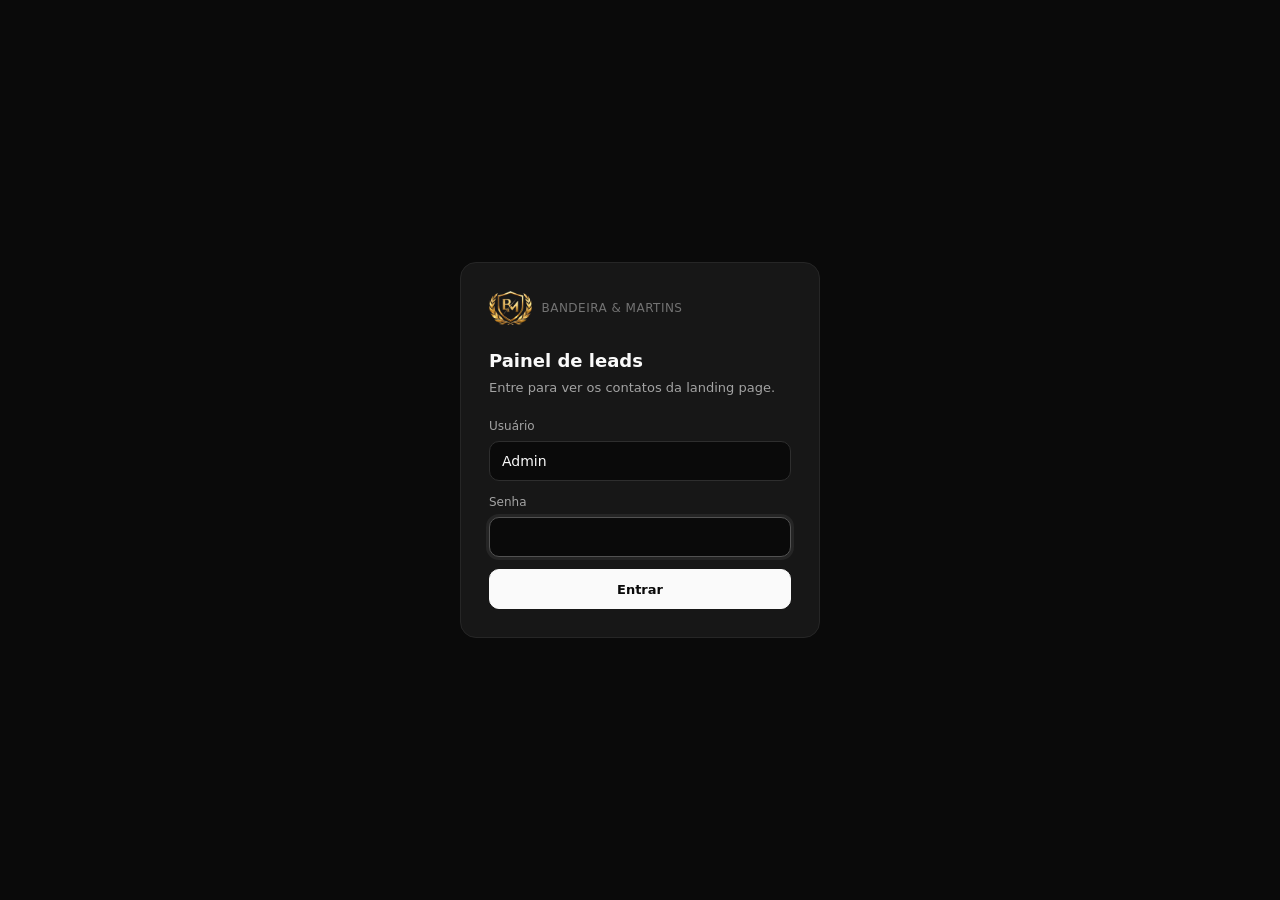
<file: dashboard/index.html>
<!doctype html>
<html lang="pt-BR">
<head>
  <meta charset="utf-8">
  <meta name="viewport" content="width=device-width, initial-scale=1">
  <title>Leads — Bandeira &amp; Martins</title>
  <meta name="robots" content="noindex, nofollow">
  <meta name="theme-color" content="#0a0a0a">
  <link rel="icon" href="../assets/img/favicon.png" type="image/png">
  <style>
    :root {
      --bg: #0a0a0a; --card: #171717; --card-2: #1f1f1f; --line: #262626; --line-2: #2e2e2e;
      --text: #fafafa; --text-2: #a3a3a3; --muted: #737373;
      --c-visitas: #60a5fa; --c-leads: #4ade80; --c-conv: #fbbf24;
      --wa: #16a34a; --danger: #f87171;
      --r: 12px;
      --font: ui-sans-serif, system-ui, -apple-system, "Segoe UI", Roboto, "Helvetica Neue", Arial, sans-serif;
    }
    * { box-sizing: border-box; }
    html, body { margin: 0; background: var(--bg); color: var(--text); font-family: var(--font); font-size: 14px; line-height: 1.5; -webkit-font-smoothing: antialiased; }
    button, input { font: inherit; }
    .hidden { display: none !important; }

    /* login */
    .login { min-height: 100vh; min-height: 100dvh; display: grid; place-items: center; padding: 24px; }
    .login__card { width: 100%; max-width: 360px; background: var(--card); border: 1px solid var(--line); border-radius: 16px; padding: 28px; }
    .login__brand { display: flex; align-items: center; gap: 10px; margin-bottom: 22px; }
    .login__brand img { height: 34px; width: auto; }
    .login__brand span { font-size: 12px; color: var(--muted); letter-spacing: .04em; }
    .login h1 { font-size: 18px; font-weight: 600; margin: 0 0 4px; }
    .login p { margin: 0 0 20px; color: var(--text-2); font-size: 13px; }
    .field { margin-bottom: 12px; }
    .field label { display: block; font-size: 12px; color: var(--text-2); margin-bottom: 6px; }
    .field input { width: 100%; height: 40px; padding: 0 12px; background: var(--bg); color: var(--text); border: 1px solid var(--line-2); border-radius: 10px; outline: none; }
    .field input:focus { border-color: #525252; box-shadow: 0 0 0 3px rgba(255,255,255,.06); }
    .btn { display: inline-flex; align-items: center; justify-content: center; gap: 6px; height: 36px; padding: 0 14px; border-radius: 10px; border: 1px solid var(--line-2); background: var(--card-2); color: var(--text); cursor: pointer; font-size: 12px; font-weight: 600; letter-spacing: .04em; text-decoration: none; white-space: nowrap; }
    .btn:hover { background: #262626; }
    .btn--primary { width: 100%; height: 40px; background: var(--text); color: #0a0a0a; border-color: var(--text); font-size: 13px; letter-spacing: 0; }
    .btn--primary:hover { background: #e5e5e5; }
    .btn[disabled] { opacity: .6; cursor: progress; }
    .error { display: none; margin: 0 0 12px; padding: 8px 10px; border-radius: 8px; background: rgba(248,113,113,.08); border: 1px solid rgba(248,113,113,.25); color: var(--danger); font-size: 12px; }
    .error.show { display: block; }

    /* app */
    .app { max-width: 1200px; margin: 0 auto; padding: 28px 20px 48px; }
    .top { display: flex; align-items: flex-start; justify-content: space-between; gap: 16px; margin-bottom: 20px; }
    .top h1 { margin: 0; font-size: 20px; font-weight: 600; letter-spacing: .02em; }
    .top p { margin: 4px 0 0; color: var(--text-2); font-size: 13px; }
    .card { background: var(--card); border: 1px solid var(--line); border-radius: var(--r); padding: 18px; margin-bottom: 16px; }
    .card__head { display: flex; align-items: center; justify-content: space-between; gap: 12px; flex-wrap: wrap; margin-bottom: 14px; }
    .card__head h2 { margin: 0; font-size: 14px; font-weight: 600; }
    .period { display: flex; align-items: center; gap: 8px; flex-wrap: wrap; }
    .period label { font-size: 11px; color: var(--muted); letter-spacing: .06em; }
    .period input { height: 32px; padding: 0 8px; background: var(--bg); color: var(--text); border: 1px solid var(--line-2); border-radius: 8px; color-scheme: dark; }
    .chart-wrap { position: relative; height: 280px; }
    .legend { display: flex; gap: 18px; flex-wrap: wrap; margin-top: 12px; padding-top: 12px; border-top: 1px solid var(--line); font-size: 12px; color: var(--text-2); }
    .legend span { display: inline-flex; align-items: center; gap: 6px; }
    .legend i { width: 10px; height: 10px; border-radius: 3px; display: inline-block; }
    .legend b { color: var(--text); font-weight: 600; margin-left: 2px; }
    .grid2 { display: grid; grid-template-columns: 1fr; gap: 0; }
    table { width: 100%; border-collapse: collapse; }
    th { text-align: left; font-size: 11px; font-weight: 500; color: var(--muted); letter-spacing: .06em; text-transform: uppercase; padding: 8px 10px; border-bottom: 1px solid var(--line); white-space: nowrap; }
    td { padding: 11px 10px; border-bottom: 1px solid var(--line); vertical-align: middle; }
    tr:last-child td { border-bottom: 0; }
    td.num, th.num { text-align: right; font-variant-numeric: tabular-nums; }
    .tbl { overflow-x: auto; margin: 0 -8px; }
    .tbl--wide table { min-width: 760px; }
    .mono { font-variant-numeric: tabular-nums; color: var(--text-2); white-space: nowrap; }
    .tag { display: inline-block; padding: 2px 8px; border-radius: 999px; background: var(--card-2); border: 1px solid var(--line-2); font-size: 11px; color: var(--text-2); white-space: nowrap; }
    .wa { display: inline-flex; align-items: center; gap: 6px; height: 30px; padding: 0 10px; border-radius: 8px; border: 1px solid rgba(22,163,74,.4); background: rgba(22,163,74,.1); color: #86efac; font-size: 12px; font-weight: 600; text-decoration: none; white-space: nowrap; }
    .wa:hover { background: rgba(22,163,74,.2); }
    .wa svg { width: 14px; height: 14px; }
    .empty { padding: 28px 10px; text-align: center; color: var(--muted); }
    .status { color: var(--muted); font-size: 12px; }
    @media (max-width: 640px) {
      .app { padding: 18px 12px 40px; }
      .top h1 { font-size: 16px; }
      .card { padding: 14px; }
      .chart-wrap { height: 230px; }
    }
  </style>
</head>
<body>

  <!-- LOGIN -->
  <main class="login" id="view-login">
    <form class="login__card" id="login-form" novalidate>
      <div class="login__brand"><img src="../assets/img/logo-mark.webp" width="120" height="96" alt=""><span>BANDEIRA &amp; MARTINS</span></div>
      <h1>Painel de leads</h1>
      <p>Entre para ver os contatos da landing page.</p>
      <div class="error" id="login-error" role="alert"></div>
      <div class="field">
        <label for="usuario">Usuário</label>
        <input id="usuario" autocomplete="username" required value="Admin">
      </div>
      <div class="field">
        <label for="senha">Senha</label>
        <input id="senha" type="password" autocomplete="current-password" required>
      </div>
      <button class="btn btn--primary" type="submit" id="login-btn">Entrar</button>
    </form>
  </main>

  <!-- DASHBOARD -->
  <div class="app hidden" id="view-app">
    <header class="top">
      <div>
        <h1>LEADS — BANDEIRA &amp; MARTINS</h1>
        <p id="total-leads">Carregando…</p>
      </div>
      <button class="btn" type="button" id="logout">SAIR</button>
    </header>

    <section class="card">
      <div class="card__head">
        <h2>Evolução diária</h2>
        <div class="period">
          <label for="de">DE</label><input type="date" id="de">
          <label for="ate">ATÉ</label><input type="date" id="ate">
        </div>
      </div>
      <div class="chart-wrap"><canvas id="chart" aria-label="Gráfico de visitas, cadastros e taxa de conversão por dia" role="img"></canvas></div>
      <div class="legend">
        <span><i style="background:var(--c-visitas)"></i>Visitas <b id="sum-visitas">0</b></span>
        <span><i style="background:var(--c-leads)"></i>Cadastros <b id="sum-leads">0</b></span>
        <span><i style="background:var(--c-conv)"></i>Taxa de conversão <b id="sum-conv">0%</b></span>
      </div>
    </section>

    <section class="card">
      <div class="card__head"><h2>Conversão por LP</h2><span class="status" id="periodo-label"></span></div>
      <div class="tbl">
        <table>
          <thead><tr><th>LP</th><th class="num">Visitas</th><th class="num">Leads</th><th class="num">Conv.</th></tr></thead>
          <tbody id="tb-conv"><tr><td colspan="4" class="empty">Carregando…</td></tr></tbody>
        </table>
      </div>
    </section>

    <section class="card">
      <div class="card__head"><h2>Leads</h2><span class="status" id="leads-count"></span></div>
      <div class="tbl tbl--wide">
        <table>
          <thead><tr><th>Nome</th><th>WhatsApp</th><th>LP</th><th>Assunto</th><th>Origem</th><th>Data</th><th>Ação</th></tr></thead>
          <tbody id="tb-leads"><tr><td colspan="7" class="empty">Carregando…</td></tr></tbody>
        </table>
      </div>
    </section>
  </div>

  <script src="../assets/js/config.js"></script>
  <script src="../assets/js/chart.umd.min.js" defer></script>
  <script>
  (function () {
    'use strict';
    var CFG = window.LP_CONFIG;
    var SITE = CFG.site;
    var CLIENTE = 'Bandeira & Martins';
    var LOGIN_MAP = { admin: 'admin@bandeira-martins.adsbr.internal' }; // usuário exibido → e-mail no Supabase Auth
    var SKEY = 'bm_dash_session';
    var $ = function (id) { return document.getElementById(id); };
    var session = null, chart = null;

    /* ---------- sessão (Supabase Auth via REST) ---------- */
    function store() { try { return window.localStorage; } catch (e) { return null; } }
    function saveSession(s) {
      session = { access_token: s.access_token, refresh_token: s.refresh_token, expires_at: Date.now() + (s.expires_in || 3600) * 1000 };
      var st = store(); if (st) st.setItem(SKEY, JSON.stringify(session));
    }
    function clearSession() { session = null; var st = store(); if (st) st.removeItem(SKEY); }
    function loadSession() { try { var st = store(); session = st ? JSON.parse(st.getItem(SKEY) || 'null') : null; } catch (e) { session = null; } }

    function authToken(grant, body) {
      return fetch(CFG.supabaseUrl + '/auth/v1/token?grant_type=' + grant, {
        method: 'POST',
        headers: { apikey: CFG.supabaseKey, 'Content-Type': 'application/json' },
        body: JSON.stringify(body)
      }).then(function (r) { return r.json().then(function (j) { if (!r.ok) throw j; return j; }); });
    }
    function ensureFresh() {
      if (!session) return Promise.reject(new Error('sem sessão'));
      if (Date.now() < session.expires_at - 60000) return Promise.resolve();
      return authToken('refresh_token', { refresh_token: session.refresh_token }).then(saveSession);
    }
    function api(path, opts) {
      opts = opts || {};
      return ensureFresh().then(function () {
        return fetch(CFG.supabaseUrl + path, {
          method: opts.method || 'GET',
          headers: Object.assign({ apikey: CFG.supabaseKey, Authorization: 'Bearer ' + session.access_token, 'Content-Type': 'application/json' }, opts.headers || {}),
          body: opts.body ? JSON.stringify(opts.body) : undefined
        });
      }).then(function (r) {
        if (r.status === 401) { clearSession(); showLogin('Sua sessão expirou. Entre novamente.'); throw new Error('401'); }
        if (!r.ok) throw new Error('HTTP ' + r.status);
        return r;
      });
    }

    /* ---------- telas ---------- */
    function showLogin(msg) {
      $('view-app').classList.add('hidden'); $('view-login').classList.remove('hidden');
      var e = $('login-error'); e.textContent = msg || ''; e.classList.toggle('show', !!msg);
      setTimeout(function () { $('senha').focus(); }, 50);
    }
    function showApp() {
      $('view-login').classList.add('hidden'); $('view-app').classList.remove('hidden');
      loadAll();
    }

    $('login-form').addEventListener('submit', function (ev) {
      ev.preventDefault();
      var u = $('usuario').value.trim().toLowerCase(), p = $('senha').value;
      var email = LOGIN_MAP[u] || (u.indexOf('@') > 0 ? u : null);
      if (!email || !p) { showLogin('Informe usuário e senha.'); return; }
      var btn = $('login-btn'); btn.disabled = true; btn.textContent = 'Entrando…';
      authToken('password', { email: email, password: p }).then(function (s) {
        saveSession(s); $('senha').value = ''; showApp();
      }).catch(function () {
        showLogin('Usuário ou senha incorretos.');
      }).then(function () { btn.disabled = false; btn.textContent = 'Entrar'; });
    });

    $('logout').addEventListener('click', function () {
      if (session) fetch(CFG.supabaseUrl + '/auth/v1/logout', { method: 'POST', headers: { apikey: CFG.supabaseKey, Authorization: 'Bearer ' + session.access_token } }).catch(function () {});
      clearSession(); showLogin();
    });

    /* ---------- período ---------- */
    function ymd(d) { var p = function (n) { return String(n).padStart(2, '0'); }; return d.getFullYear() + '-' + p(d.getMonth() + 1) + '-' + p(d.getDate()); }
    var hoje = new Date(), inicio = new Date(); inicio.setDate(hoje.getDate() - 29);
    $('de').value = ymd(inicio); $('ate').value = ymd(hoje);
    ['de', 'ate'].forEach(function (id) { $(id).addEventListener('change', function () { if ($('de').value && $('ate').value) loadAll(); }); });

    /* ---------- formatação ---------- */
    function esc(s) { return String(s == null ? '' : s).replace(/[&<>"']/g, function (c) { return { '&': '&amp;', '<': '&lt;', '>': '&gt;', '"': '&quot;', "'": '&#39;' }[c]; }); }
    function fmtTel(d) { d = String(d || '').replace(/\D/g, ''); if (d.length === 11) return '(' + d.slice(0, 2) + ') ' + d.slice(2, 7) + '-' + d.slice(7); if (d.length === 10) return '(' + d.slice(0, 2) + ') ' + d.slice(2, 6) + '-' + d.slice(6); return d; }
    var fmtData = new Intl.DateTimeFormat('pt-BR', { timeZone: 'America/Sao_Paulo', day: '2-digit', month: '2-digit', year: 'numeric', hour: '2-digit', minute: '2-digit' });
    function pct(l, v) { return v ? (l / v * 100) : 0; }
    function pctTxt(x) { return x.toLocaleString('pt-BR', { maximumFractionDigits: 1 }) + '%'; }
    function waLink(lead) {
      var d = String(lead.whatsapp || '').replace(/\D/g, '');
      if (d.length <= 11) d = '55' + d;
      var primeiro = String(lead.nome || '').trim().split(' ')[0];
      var msg = 'Olá, ' + primeiro + '. Recebemos seu contato através da ' + CLIENTE + ' e gostaria de dar continuidade ao seu atendimento.';
      return 'https://wa.me/' + d + '?text=' + encodeURIComponent(msg);
    }
    var WA_ICON = '<svg viewBox="0 0 24 24" aria-hidden="true"><path fill="currentColor" d="M12.05 2C6.55 2 2.1 6.45 2.1 11.95c0 1.75.46 3.46 1.33 4.97L2 22l5.22-1.37a9.9 9.9 0 0 0 4.82 1.23h.01c5.5 0 9.95-4.45 9.95-9.95S17.55 2 12.05 2zm5.82 14.13c-.25.69-1.43 1.32-2 1.41-.51.07-1.16.1-1.87-.12-.43-.14-.98-.32-1.7-.63-2.98-1.29-4.93-4.29-5.08-4.49-.14-.2-1.21-1.62-1.21-3.08 0-1.46.77-2.18 1.04-2.48.27-.3.59-.37.79-.37h.57c.18.01.43-.07.67.51.25.6.84 2.07.92 2.22.07.15.12.32.02.52-.1.2-.15.32-.3.5-.15.17-.31.38-.45.52-.15.14-.3.3-.13.6.18.3.77 1.27 1.65 2.06 1.13 1.01 2.08 1.32 2.38 1.47.3.15.47.13.64-.07.17-.2.74-.86.94-1.16.2-.3.4-.25.67-.15.27.1 1.72.81 2.02.96.3.15.5.22.57.35.08.12.08.72-.17 1.41z"/></svg>';

    /* ---------- carga de dados ---------- */
    function loadAll() {
      var de = $('de').value, ate = $('ate').value;
      $('periodo-label').textContent = de.split('-').reverse().join('/') + ' a ' + ate.split('-').reverse().join('/');

      // total geral (todas as datas)
      api('/rest/v1/lp_leads?select=id&site=eq.' + SITE, { method: 'HEAD', headers: { Prefer: 'count=exact', Range: '0-0' } })
        .then(function (r) {
          var total = parseInt((r.headers.get('content-range') || '').split('/')[1] || '0', 10) || 0;
          $('total-leads').textContent = total + (total === 1 ? ' lead no total' : ' leads no total');
        }).catch(function () { $('total-leads').textContent = 'Não foi possível carregar o total.'; });

      // série diária
      api('/rest/v1/rpc/lp_dashboard_daily', { method: 'POST', body: { desde: de, ate: ate } })
        .then(function (r) { return r.json(); })
        .then(function (rows) { renderDaily(rows.filter(function (x) { return x.site === SITE; }), de, ate); })
        .catch(function (e) { if (e.message !== '401') { $('tb-conv').innerHTML = '<tr><td colspan="4" class="empty">Erro ao carregar os dados.</td></tr>'; } });

      // leads do período
      var desdeISO = new Date(de + 'T00:00:00-03:00').toISOString();
      var ateISO = new Date(ate + 'T23:59:59.999-03:00').toISOString();
      api('/rest/v1/lp_leads?select=id,nome,whatsapp,origem,servico,site,created_at&site=eq.' + SITE +
          '&created_at=gte.' + encodeURIComponent(desdeISO) + '&created_at=lte.' + encodeURIComponent(ateISO) + '&order=created_at.desc&limit=2000')
        .then(function (r) { return r.json(); })
        .then(renderLeads)
        .catch(function (e) { if (e.message !== '401') { $('tb-leads').innerHTML = '<tr><td colspan="7" class="empty">Erro ao carregar os leads.</td></tr>'; } });
    }

    function renderDaily(rows, de, ate) {
      // garante todos os dias do período, mesmo sem registros
      var map = {}; rows.forEach(function (r) { map[r.dia] = r; });
      var labels = [], vis = [], cad = [], conv = [];
      for (var d = new Date(de + 'T12:00:00'); ymd(d) <= ate; d.setDate(d.getDate() + 1)) {
        var k = ymd(d), r = map[k] || { visitas: 0, cadastros: 0 };
        labels.push(k.slice(8, 10) + '/' + k.slice(5, 7));
        vis.push(+r.visitas); cad.push(+r.cadastros); conv.push(+pct(+r.cadastros, +r.visitas).toFixed(1));
      }
      var sv = vis.reduce(function (a, b) { return a + b; }, 0), sl = cad.reduce(function (a, b) { return a + b; }, 0);
      $('sum-visitas').textContent = sv.toLocaleString('pt-BR');
      $('sum-leads').textContent = sl.toLocaleString('pt-BR');
      $('sum-conv').textContent = pctTxt(pct(sl, sv));

      $('tb-conv').innerHTML = (sv || sl)
        ? '<tr><td>' + esc(SITE) + '</td><td class="num">' + sv.toLocaleString('pt-BR') + '</td><td class="num">' + sl.toLocaleString('pt-BR') + '</td><td class="num">' + pctTxt(pct(sl, sv)) + '</td></tr>'
        : '<tr><td colspan="4" class="empty">Nenhum dado encontrado</td></tr>';

      drawChart(labels, vis, cad, conv);
    }

    function drawChart(labels, vis, cad, conv) {
      if (!window.Chart) { setTimeout(function () { drawChart(labels, vis, cad, conv); }, 150); return; }
      var css = getComputedStyle(document.documentElement);
      var cV = css.getPropertyValue('--c-visitas').trim(), cL = css.getPropertyValue('--c-leads').trim(), cC = css.getPropertyValue('--c-conv').trim();
      var data = {
        labels: labels,
        datasets: [
          { label: 'Visitas', data: vis, borderColor: cV, backgroundColor: cV, yAxisID: 'y', tension: .3, pointRadius: 0, pointHoverRadius: 4, borderWidth: 2 },
          { label: 'Cadastros', data: cad, borderColor: cL, backgroundColor: cL, yAxisID: 'y', tension: .3, pointRadius: 0, pointHoverRadius: 4, borderWidth: 2 },
          { label: 'Conversão %', data: conv, borderColor: cC, backgroundColor: cC, yAxisID: 'y1', tension: .3, pointRadius: 0, pointHoverRadius: 4, borderWidth: 1.5, borderDash: [4, 4] }
        ]
      };
      var grid = { color: '#262626', drawTicks: false }, ticks = { color: '#737373', font: { size: 11 } };
      if (chart) { chart.data = data; chart.update(); return; }
      chart = new Chart($('chart'), {
        type: 'line', data: data,
        options: {
          responsive: true, maintainAspectRatio: false, animation: false,
          interaction: { mode: 'index', intersect: false },
          plugins: {
            legend: { display: false },
            tooltip: { backgroundColor: '#0a0a0a', borderColor: '#2e2e2e', borderWidth: 1, titleColor: '#fafafa', bodyColor: '#d4d4d4', padding: 10,
              callbacks: { label: function (c) { return ' ' + c.dataset.label + ': ' + (c.dataset.yAxisID === 'y1' ? pctTxt(c.parsed.y) : c.parsed.y.toLocaleString('pt-BR')); } } }
          },
          scales: {
            x: { grid: { display: false }, ticks: Object.assign({ maxRotation: 0, autoSkipPadding: 12 }, ticks), border: { color: '#262626' } },
            y: { beginAtZero: true, grid: grid, ticks: Object.assign({ precision: 0, padding: 8 }, ticks), border: { display: false } },
            y1: { beginAtZero: true, position: 'right', grid: { display: false }, ticks: Object.assign({ padding: 8, callback: function (v) { return v + '%'; } }, ticks), border: { display: false } }
          }
        }
      });
    }

    function renderLeads(leads) {
      $('leads-count').textContent = leads.length + (leads.length === 1 ? ' lead no período' : ' leads no período');
      if (!leads.length) { $('tb-leads').innerHTML = '<tr><td colspan="7" class="empty">Nenhum lead encontrado</td></tr>'; return; }
      $('tb-leads').innerHTML = leads.map(function (l) {
        return '<tr>' +
          '<td>' + esc(l.nome) + '</td>' +
          '<td class="mono">' + esc(fmtTel(l.whatsapp)) + '</td>' +
          '<td><span class="tag">' + esc(l.site) + '</span></td>' +
          '<td>' + (l.servico ? esc(l.servico) : '<span class="status">—</span>') + '</td>' +
          '<td>' + esc(l.origem || 'direto') + '</td>' +
          '<td class="mono">' + esc(fmtData.format(new Date(l.created_at))) + '</td>' +
          '<td><a class="wa" href="' + esc(waLink(l)) + '" target="_blank" rel="noopener">' + WA_ICON + 'WhatsApp</a></td>' +
          '</tr>';
      }).join('');
    }

    /* ---------- início ---------- */
    loadSession();
    if (session) { ensureFresh().then(showApp).catch(function () { clearSession(); showLogin(); }); }
    else showLogin();
  })();
  </script>
</body>
</html>
</file>
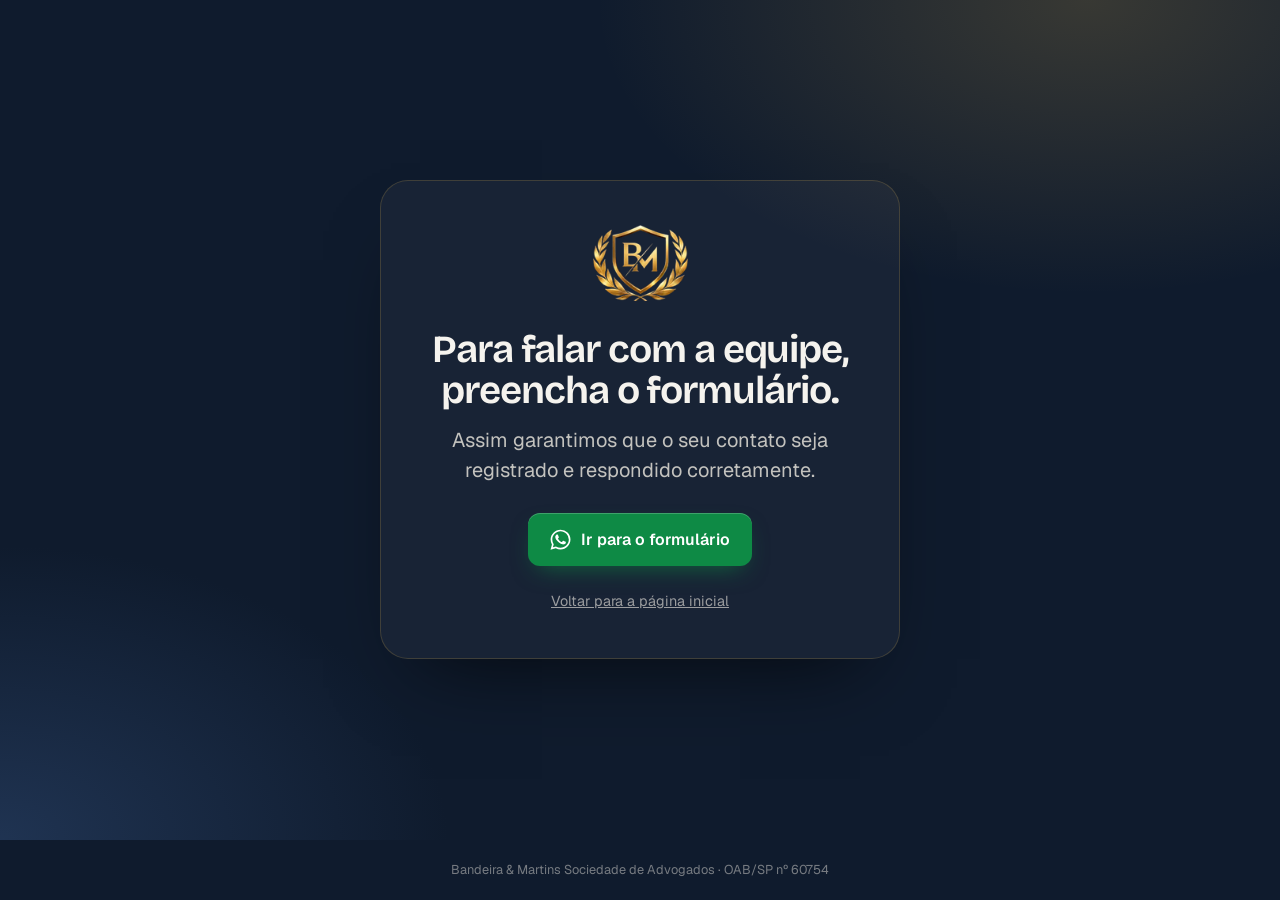
<file: redirect/index.html>
<!doctype html>
<html lang="pt-BR">
<head>
  <meta charset="utf-8">
  <meta name="viewport" content="width=device-width, initial-scale=1, viewport-fit=cover">
  <title>Recebemos seu contato | Bandeira &amp; Martins</title>
  <meta name="robots" content="noindex, nofollow">
  <meta name="theme-color" content="#0f1b2d">
  <link rel="icon" href="../assets/img/favicon.png" type="image/png">
  <link rel="preload" href="../assets/fonts/bricolage-grotesque-latin-wght-normal.woff2" as="font" type="font/woff2" crossorigin>
  <link rel="stylesheet" href="../assets/css/style.css">
  <style>
    body { min-height: 100vh; min-height: 100dvh; display: flex; flex-direction: column; background: var(--ink); color: var(--paper); }
    .rd { flex: 1; display: grid; place-items: center; padding: 2rem var(--gutter); position: relative; overflow: hidden;
      background: radial-gradient(55% 50% at 85% 0%, rgba(201,161,74,.22) 0%, rgba(201,161,74,0) 70%), radial-gradient(50% 50% at 0% 100%, rgba(33,54,86,.9) 0%, rgba(33,54,86,0) 70%); }
    .rd__card { position: relative; width: 100%; max-width: 520px; text-align: center; padding: clamp(1.75rem, 5vw, 2.75rem); background: rgba(255,255,255,.04); border: 1px solid rgba(201,161,74,.22); border-radius: 28px; box-shadow: 0 40px 80px -40px rgba(0,0,0,.7); }
    .rd__logo { height: 76px; width: auto; margin: 0 auto 1.75rem; }
    .rd__check { width: 64px; height: 64px; margin: 0 auto 1.25rem; border-radius: 50%; display: grid; place-items: center; background: rgba(18,161,80,.16); color: #5fd393; box-shadow: 0 0 0 8px rgba(18,161,80,.06); }
    .rd__check svg { width: 30px; height: 30px; }
    .rd h1 { font-size: clamp(1.8rem, 1.4rem + 2vw, 2.4rem); margin-bottom: .9rem; }
    
    .rd p { color: rgba(244,239,230,.78); font-size: var(--step-1); line-height: 1.5; margin: 0 auto 1.75rem; max-width: 30rem; }
    .rd__bar { height: 6px; border-radius: 99px; background: rgba(244,239,230,.1); margin: 0 auto 1.5rem; max-width: 280px; overflow: hidden; }
    .rd__bar span { display: block; height: 100%; border-radius: inherit; width: 100%; background: var(--wa); transform-origin: left; transform: scaleX(0); }
    .rd__bar.is-running span { animation: rd-fill var(--rd-ms, 3000ms) linear forwards; }
    @keyframes rd-fill { to { transform: scaleX(1); } }
    .rd__status { font-size: .95rem !important; margin-bottom: 1.25rem !important; }
    .rd__help { display: none; margin-top: 1.5rem; padding: 1.1rem 1.25rem; background: rgba(255,255,255,.05); border-radius: 16px; text-align: left; font-size: .93rem; }
    .rd__help.is-visible { display: block; }
    .rd__help p { font-size: .93rem; margin: 0 0 .75rem; max-width: none; }
    .rd__num { display: flex; flex-wrap: wrap; align-items: center; gap: .75rem; }
    .rd__num strong { font-family: var(--f-display); font-size: 1.35rem; font-weight: 600; color: var(--paper); }
    .rd__copy { background: rgba(255,255,255,.08); border: 0; color: var(--paper); padding: .5rem .9rem; font: inherit; font-size: .85rem; border-radius: 10px; cursor: pointer; }
    .rd__copy:hover { border-color: var(--bronze-soft); }
    .rd__back { display: inline-block; margin-top: 1.5rem; font-size: .9rem; color: rgba(244,239,230,.6); }
    .rd__foot { text-align: center; padding: 1.25rem var(--gutter) calc(1.25rem + env(safe-area-inset-bottom)); font-size: .8rem; color: rgba(244,239,230,.45); }
    @media (prefers-reduced-motion: reduce) { .rd__bar.is-running span { animation-duration: 1ms; } }
  </style>
</head>
<body>
  <svg width="0" height="0" style="position:absolute" aria-hidden="true" focusable="false">
    <symbol id="i-wa" viewBox="0 0 24 24"><path fill="currentColor" d="M17.47 14.38c-.3-.15-1.75-.86-2.02-.96-.27-.1-.47-.15-.67.15-.2.3-.77.96-.94 1.16-.17.2-.35.22-.64.07-.3-.15-1.25-.46-2.38-1.47-.88-.79-1.47-1.76-1.65-2.06-.17-.3-.02-.46.13-.6.13-.14.3-.35.45-.52.15-.18.2-.3.3-.5.1-.2.05-.37-.03-.52-.07-.15-.67-1.62-.92-2.22-.24-.58-.49-.5-.67-.51h-.57c-.2 0-.52.07-.79.37-.27.3-1.04 1.02-1.04 2.48 0 1.46 1.07 2.88 1.21 3.08.15.2 2.1 3.2 5.08 4.49.71.31 1.26.49 1.7.63.71.22 1.36.19 1.87.12.57-.09 1.75-.72 2-1.41.25-.69.25-1.29.17-1.41-.07-.12-.27-.2-.57-.35M12.05 21.5h-.01a9.4 9.4 0 0 1-4.8-1.31l-.34-.2-3.56.93.95-3.47-.22-.36a9.4 9.4 0 0 1-1.44-5.01c0-5.2 4.23-9.43 9.43-9.43 2.52 0 4.89.98 6.67 2.77a9.37 9.37 0 0 1 2.76 6.67c0 5.2-4.23 9.42-9.44 9.42m8.03-17.45A11.27 11.27 0 0 0 12.05.72C5.79.72.7 5.8.7 12.06c0 2 .52 3.95 1.52 5.67L.6 23.6l6.01-1.58a11.3 11.3 0 0 0 5.43 1.38h.01c6.25 0 11.34-5.09 11.35-11.35 0-3.03-1.18-5.88-3.32-8.02"/></symbol>
  </svg>

  <main class="rd">
    <div class="rd__card">
      <img class="rd__logo" src="../assets/img/logo-mark.webp" width="120" height="96" alt="Bandeira &amp; Martins Advocacia">

      <!-- Estado: lead recebido -->
      <div id="rd-ok" hidden>
        <div class="rd__check" aria-hidden="true"><svg viewBox="0 0 20 20"><path d="M4 10.5l3.5 3.5L16 6" fill="none" stroke="currentColor" stroke-width="2" stroke-linecap="round" stroke-linejoin="round"/></svg></div>
        <h1 id="rd-title">Recebemos seu contato<span id="rd-nome"></span>.</h1>
        <p>Agora vamos abrir a conversa com a equipe do escritório no WhatsApp para continuar o atendimento.</p>
        <div class="rd__bar" id="rd-bar" aria-hidden="true"><span></span></div>
        <p class="rd__status" id="rd-status" role="status" aria-live="polite">Abrindo o WhatsApp…</p>
        <a class="btn" id="rd-btn" href="#" rel="noopener"><svg aria-hidden="true"><use href="#i-wa"/></svg>Abrir conversa no WhatsApp</a>

        <div class="rd__help" id="rd-help" role="note">
          <p>Se o WhatsApp não abriu automaticamente, toque no botão acima ou salve o número do escritório:</p>
          <div class="rd__num">
            <strong>(11) 98171-6908</strong>
            <button class="rd__copy" type="button" id="rd-copy">Copiar número</button>
          </div>
        </div>
      </div>

      <!-- Estado: acesso direto, sem envio do formulário -->
      <div id="rd-empty" hidden>
        <h1>Para falar com a equipe, preencha o formulário.</h1>
        <p>Assim garantimos que o seu contato seja registrado e respondido corretamente.</p>
        <a class="btn" href="../#contato"><svg aria-hidden="true"><use href="#i-wa"/></svg>Ir para o formulário</a>
      </div>

      <noscript>
        <h1>Recebemos seu contato.</h1>
        <p>Para continuar, abra a conversa com o escritório:</p>
        <a class="btn" href="https://wa.me/5511981716908">Abrir conversa no WhatsApp</a>
      </noscript>

      <a class="rd__back" href="../">Voltar para a página inicial</a>
    </div>
  </main>
  <footer class="rd__foot">Bandeira &amp; Martins Sociedade de Advogados · OAB/SP nº 60754</footer>

  <script src="../assets/js/config.js"></script>
  <script src="../assets/js/redirect.js"></script>
</body>
</html>
</file>
<file: assets/css/style.css>
/* ==========================================================================
   Bandeira & Martins — LP Trabalhista
   Identidade: azul-marinho profundo + dourado da logomarca, base clara fria.
   Tipografia: Bricolage Grotesque (títulos) + Geist (texto).
   ========================================================================== */

@font-face {
  font-family: "Bricolage Grotesque";
  src: url("../fonts/bricolage-grotesque-latin-wght-normal.woff2") format("woff2");
  font-weight: 200 800;
  font-style: normal;
  font-display: swap;
}
@font-face {
  font-family: "Geist";
  src: url("../fonts/geist-latin-wght-normal.woff2") format("woff2");
  font-weight: 100 900;
  font-style: normal;
  font-display: swap;
}

:root {
  /* cor */
  --bg: #f2f3ef;
  --surface: #ffffff;
  --tint: #f5f6f2;
  --stone: #e3e6df;
  --navy: #0f1b2d;
  --navy-2: #16263d;
  --navy-3: #213656;
  --gold: #c9a14a;
  --gold-2: #e2c47c;
  --gold-ink: #85651f;
  --gold-tint: #f6eedc;
  --text: #13202f;
  --text-2: #465364;
  --muted: #6a7482;
  --wa: #0e8a45;
  --wa-hover: #0b7539;
  --wa-tint: #e6f4ec;
  --danger: #b3261e;

  /* aliases usados pela página /redirect */
  --ink: var(--navy);
  --paper: #f5f3ee;
  --line-inv: rgba(245, 243, 238, 0.14);
  --bronze-soft: var(--gold-2);

  /* tipografia */
  --f-display: "Bricolage Grotesque", "Geist", system-ui, sans-serif;
  --f-text: "Geist", system-ui, -apple-system, "Segoe UI", Roboto, sans-serif;
  --step-1: clamp(1.1rem, 1.04rem + 0.3vw, 1.25rem);
  --step-3: clamp(1.9rem, 1.45rem + 2vw, 3rem);

  /* forma */
  --r-sm: 12px;
  --r-md: 20px;
  --r-lg: 28px;
  --r-xl: 36px;
  --r-img: 16px;
  --radius: var(--r-sm);

  --wrap: 1200px;
  --gutter: clamp(1rem, 4vw, 2.25rem);
  --section: clamp(4rem, 8vw, 7rem);

  --shadow-soft: 0 1px 2px rgba(15, 27, 45, 0.05), 0 14px 34px -18px rgba(15, 27, 45, 0.28);
  --shadow-lift: 0 2px 4px rgba(15, 27, 45, 0.06), 0 30px 60px -28px rgba(15, 27, 45, 0.45);
}

/* base ------------------------------------------------------------------ */
*, *::before, *::after { box-sizing: border-box; }
html { scroll-behavior: smooth; scroll-padding-top: 96px; -webkit-text-size-adjust: 100%; }
@media (prefers-reduced-motion: reduce) { html { scroll-behavior: auto; } }

html, body { overflow-x: clip; }
body {
  margin: 0;
  background: var(--bg);
  color: var(--text);
  font-family: var(--f-text);
  font-size: clamp(1rem, 0.97rem + 0.15vw, 1.0625rem);
  line-height: 1.6;
  -webkit-font-smoothing: antialiased;
}
img { display: block; max-width: 100%; height: auto; }
a { color: inherit; }
p { margin: 0 0 1em; }
ul, ol { margin: 0; padding: 0; list-style: none; }
h1, h2, h3, h4 {
  font-family: var(--f-display);
  font-weight: 650;
  line-height: 1.06;
  letter-spacing: -0.028em;
  margin: 0;
  text-wrap: balance;
}
p { text-wrap: pretty; }

.wrap { width: 100%; max-width: var(--wrap); margin-inline: auto; padding-inline: var(--gutter); }

.skip-link {
  position: absolute; left: 1rem; top: -100px; z-index: 100;
  background: var(--navy); color: #fff; padding: 0.7rem 1rem; border-radius: var(--r-sm);
}
.skip-link:focus { top: 1rem; }
:focus-visible { outline: 2px solid var(--gold); outline-offset: 3px; border-radius: 6px; }

/* botões ---------------------------------------------------------------- */
.btn {
  display: inline-flex;
  align-items: center;
  justify-content: center;
  gap: 0.6rem;
  min-height: 52px;
  padding: 0.85rem 1.4rem;
  border: 0;
  border-radius: var(--r-sm);
  background: var(--wa);
  color: #fff;
  font-family: var(--f-text);
  font-size: 1rem;
  font-weight: 600;
  text-decoration: none;
  cursor: pointer;
  box-shadow: inset 0 1px 0 rgba(255, 255, 255, 0.2), 0 10px 24px -10px rgba(14, 138, 69, 0.7);
  transition: background-color 0.2s ease, transform 0.2s ease;
  -webkit-tap-highlight-color: transparent;
}
.btn:hover { background: var(--wa-hover); transform: translateY(-1px); }
.btn:active { transform: none; }
.btn svg { width: 21px; height: 21px; flex: none; }
.btn--lg { min-height: 58px; padding: 1rem 1.6rem; font-size: 1.05rem; border-radius: 14px; }
.btn--sm { min-height: 42px; padding: 0.5rem 1rem; font-size: 0.92rem; border-radius: 10px; }
.btn--sm svg { width: 18px; height: 18px; }
.btn--block { width: 100%; }
.btn--ghost {
  background: transparent;
  color: var(--navy);
  box-shadow: inset 0 0 0 1.5px var(--navy);
}
.btn--ghost:hover { background: var(--navy); color: #fff; }
.btn[disabled] { opacity: 0.8; cursor: progress; transform: none; }

/* header flutuante ------------------------------------------------------ */
.site-header {
  position: sticky;
  top: 0;
  z-index: 50;
  padding: 12px var(--gutter) 0;
}
.site-header__bar {
  max-width: calc(var(--wrap) - 2 * var(--gutter) + 32px);
  margin: 0 auto;
  display: flex;
  align-items: center;
  justify-content: space-between;
  gap: 1rem;
  min-height: 64px;
  padding: 8px 10px 8px 18px;
  background: rgba(15, 27, 45, 0.94);
  -webkit-backdrop-filter: saturate(1.4) blur(12px);
  backdrop-filter: saturate(1.4) blur(12px);
  border: 1px solid rgba(201, 161, 74, 0.22);
  border-radius: 18px;
  box-shadow: 0 16px 40px -22px rgba(15, 27, 45, 0.7);
  position: relative;
}
.brand { display: inline-flex; align-items: center; gap: 0.7rem; text-decoration: none; min-width: 0; }
.brand__mark { height: 44px; width: auto; flex: none; }
.brand__word { height: 24px; width: auto; min-width: 0; }

.nav { display: flex; align-items: center; gap: 0.5rem; }
.nav__list { display: flex; align-items: center; gap: 0.25rem; }
.nav__list a {
  display: block;
  padding: 0.55rem 0.9rem;
  border-radius: 10px;
  text-decoration: none;
  font-size: 0.94rem;
  font-weight: 500;
  color: rgba(245, 243, 238, 0.82);
  transition: background-color 0.2s ease, color 0.2s ease;
}
.nav__list a:hover { background: rgba(255, 255, 255, 0.07); color: #fff; }
.nav__cta { display: none; }

.menu-toggle {
  display: none;
  width: 46px; height: 46px;
  border: 1px solid rgba(245, 243, 238, 0.16);
  border-radius: 12px;
  background: transparent;
  color: #fff;
  cursor: pointer;
  padding: 0;
}
.menu-toggle span, .menu-toggle span::before, .menu-toggle span::after {
  display: block; width: 18px; height: 1.6px; border-radius: 2px;
  background: currentColor; margin: 0 auto; position: relative;
  transition: transform 0.25s ease, background-color 0.2s ease;
}
.menu-toggle span::before, .menu-toggle span::after { content: ""; position: absolute; left: 0; }
.menu-toggle span::before { top: -6px; }
.menu-toggle span::after { top: 6px; }
.menu-toggle[aria-expanded="true"] span { background: transparent; }
.menu-toggle[aria-expanded="true"] span::before { transform: translateY(6px) rotate(45deg); }
.menu-toggle[aria-expanded="true"] span::after { transform: translateY(-6px) rotate(-45deg); }

@media (max-width: 920px) {
  .menu-toggle { display: inline-block; }
  .nav__btn { display: none; }
  .nav__list {
    position: absolute;
    top: calc(100% + 8px);
    left: 0; right: 0;
    flex-direction: column;
    align-items: stretch;
    gap: 2px;
    padding: 10px;
    background: var(--navy);
    border: 1px solid rgba(201, 161, 74, 0.22);
    border-radius: 18px;
    box-shadow: 0 24px 50px -20px rgba(15, 27, 45, 0.7);
    opacity: 0;
    transform: translateY(-6px) scale(0.98);
    transform-origin: top center;
    visibility: hidden;
    transition: opacity 0.2s ease, transform 0.22s ease, visibility 0s linear 0.22s;
  }
  .nav__list.is-open { opacity: 1; transform: none; visibility: visible; transition: opacity 0.2s ease, transform 0.22s ease; }
  .nav__list a { padding: 0.95rem 1rem; font-size: 1.05rem; color: #fff; }
  .nav__cta { display: block; padding-top: 6px; }
  .nav__list .nav__cta a.btn { display: flex; color: #fff; padding: 0.9rem 1.2rem; }
}
@media (max-width: 400px) {
  .site-header__bar { padding-left: 12px; }
  .brand { gap: 0.5rem; }
  .brand__mark { height: 38px; }
  .brand__word { height: 19px; }
}

/* cabeçalhos de seção ---------------------------------------------------- */
.head { max-width: 40rem; margin-bottom: clamp(2rem, 4vw, 3rem); }
.head h2 { font-size: var(--step-3); }
.head p { margin: 1rem 0 0; color: var(--text-2); font-size: var(--step-1); line-height: 1.5; }
.head--split {
  max-width: none;
  display: grid;
  grid-template-columns: minmax(0, 1fr) minmax(0, 0.9fr);
  gap: 1rem 3rem;
  align-items: end;
}
.head--split p { margin: 0; }
.head--center { margin-inline: auto; text-align: center; }
@media (max-width: 760px) { .head--split { grid-template-columns: 1fr; } }

/* 01 hero ---------------------------------------------------------------- */
.hero { padding: 0 0 clamp(3rem, 6vw, 4.5rem); }
.hero__panel {
  position: relative;
  display: grid;
  grid-template-columns: minmax(0, 1.12fr) minmax(0, 0.88fr);
  gap: clamp(2rem, 5vw, 4.5rem);
  align-items: center;
  /* painel de ponta a ponta: começa atrás do header flutuante (76px) */
  margin-top: -76px;
  margin-inline: calc(50% - 50vw);
  padding: calc(76px + clamp(2rem, 5vw, 4.5rem)) max(var(--gutter), calc((100vw - var(--wrap)) / 2 + var(--gutter))) clamp(2.5rem, 5vw, 4.5rem);
  border-radius: 0 0 var(--r-xl) var(--r-xl);
  color: #fff;
  background:
    radial-gradient(60% 70% at 92% 8%, rgba(201, 161, 74, 0.24) 0%, rgba(201, 161, 74, 0) 70%),
    radial-gradient(50% 60% at 0% 100%, rgba(33, 54, 86, 0.9) 0%, rgba(33, 54, 86, 0) 70%),
    var(--navy);
  overflow: hidden;
  isolation: isolate;
}
.hero__panel::after {
  /* textura de linhas finas, discreta */
  content: "";
  position: absolute;
  inset: 0;
  background-image: repeating-linear-gradient(115deg, rgba(255, 255, 255, 0.025) 0 1px, transparent 1px 22px);
  pointer-events: none;
  z-index: -1;
}
.hero__badge {
  display: inline-flex;
  align-items: center;
  gap: 0.6rem;
  margin-bottom: 1.5rem;
  padding: 0.45rem 0.9rem 0.45rem 0.7rem;
  border-radius: 999px;
  background: rgba(255, 255, 255, 0.07);
  border: 1px solid rgba(226, 196, 124, 0.3);
  color: var(--gold-2);
  font-size: 0.88rem;
  font-weight: 500;
}
.dot { width: 8px; height: 8px; border-radius: 50%; background: var(--gold); box-shadow: 0 0 0 4px rgba(201, 161, 74, 0.2); }
.hero__title {
  font-size: clamp(2.5rem, 1.55rem + 4vw, 4.6rem);
  font-weight: 700;
  line-height: 0.98;
  letter-spacing: -0.04em;
  max-width: 13.5ch;
}
.hero__lead {
  margin: 1.5rem 0 2.1rem;
  max-width: 33rem;
  font-size: var(--step-1);
  line-height: 1.55;
  color: rgba(245, 243, 238, 0.78);
}
.hero__actions { display: flex; flex-wrap: wrap; align-items: center; gap: 1rem 1.5rem; }
.hero__region { display: inline-flex; align-items: center; gap: 0.45rem; margin: 0; font-size: 0.92rem; color: rgba(245, 243, 238, 0.66); }
.hero__region svg { width: 18px; height: 18px; color: var(--gold); flex: none; }

.hero__visual { position: relative; }
.hero__photo {
  position: relative;
  aspect-ratio: 4 / 5;
  border-radius: var(--r-img);
  overflow: hidden;
  background: var(--navy-2);
  box-shadow: 0 40px 80px -40px rgba(0, 0, 0, 0.8);
}
.hero__photo img { width: 100%; height: 100%; object-fit: cover; }
.hero__photo::after {
  content: "";
  position: absolute;
  inset: 0;
  border-radius: inherit;
  box-shadow: inset 0 0 0 1px rgba(255, 255, 255, 0.08);
  pointer-events: none;
}

/* elemento-assinatura: a mensagem que o visitante vai enviar */
.bubble {
  position: absolute;
  left: -2.75rem;
  bottom: 3.25rem;
  width: min(290px, 82%);
  padding: 0.9rem 1rem 0.55rem;
  background: #fff;
  color: var(--text);
  border-radius: 18px 18px 18px 6px;
  box-shadow: 0 26px 50px -18px rgba(0, 0, 0, 0.55);
}
.bubble::before {
  content: "";
  position: absolute;
  left: -7px;
  bottom: 0;
  width: 14px; height: 14px;
  background: #fff;
  clip-path: polygon(100% 0, 100% 100%, 0 100%);
}
.bubble__head { display: flex; align-items: center; gap: 0.4rem; margin: 0 0 0.35rem; font-size: 0.74rem; font-weight: 600; color: var(--wa); }
.bubble__head svg { width: 15px; height: 15px; }
.bubble__text { margin: 0; font-size: 0.97rem; line-height: 1.4; }
.bubble__meta { display: flex; justify-content: flex-end; align-items: center; gap: 0.3rem; margin: 0.25rem 0 0; font-size: 0.72rem; color: var(--muted); }
.bubble__meta svg { width: 17px; height: 11px; color: #34b7f1; }

.hero__chip {
  position: absolute;
  top: 1.1rem;
  right: 1.1rem;
  display: inline-flex;
  align-items: center;
  gap: 0.4rem;
  margin: 0;
  padding: 0.5rem 0.85rem;
  border-radius: 999px;
  background: rgba(15, 27, 45, 0.78);
  -webkit-backdrop-filter: blur(8px);
  backdrop-filter: blur(8px);
  color: #fff;
  font-size: 0.82rem;
  font-weight: 500;
  border: 1px solid rgba(255, 255, 255, 0.14);
}
.hero__chip svg { width: 16px; height: 16px; color: var(--gold-2); }

/* setores */
.sectors {
  display: flex;
  align-items: center;
  gap: 1rem 1.25rem;
  margin-top: 1.25rem;
  padding: 0 0.25rem;
}
.sectors__label { margin: 0; flex: none; font-size: 0.92rem; color: var(--muted); }
.sectors__list { display: flex; flex-wrap: wrap; gap: 0.5rem; }
.sectors__list li {
  display: inline-flex;
  align-items: center;
  gap: 0.45rem;
  padding: 0.5rem 0.95rem 0.5rem 0.75rem;
  background: var(--surface);
  border: 1px solid var(--stone);
  border-radius: 999px;
  font-size: 0.92rem;
  font-weight: 500;
  color: var(--text);
}
.sectors__list svg { width: 18px; height: 18px; fill: none; stroke: var(--gold-ink); stroke-width: 1.6; stroke-linecap: round; stroke-linejoin: round; }

/* momento único de entrada (apenas no carregamento) */
@media (prefers-reduced-motion: no-preference) {
  .js .hero__copy > * { animation: rise 0.7s cubic-bezier(0.2, 0.7, 0.2, 1) both; }
  .js .hero__copy > :nth-child(2) { animation-delay: 0.06s; }
  .js .hero__copy > :nth-child(3) { animation-delay: 0.12s; }
  .js .hero__copy > :nth-child(4) { animation-delay: 0.18s; }
  .js .hero__photo { animation: settle 0.9s cubic-bezier(0.2, 0.7, 0.2, 1) both; }
  .js .bubble { animation: pop 0.55s cubic-bezier(0.3, 1.4, 0.5, 1) 0.75s both; transform-origin: 0% 100%; }
  .js .hero__chip { animation: rise 0.6s ease 0.5s both; }
}
@keyframes rise { from { opacity: 0; transform: translateY(14px); } to { opacity: 1; transform: none; } }
@keyframes settle { from { opacity: 0; transform: scale(1.03); } to { opacity: 1; transform: none; } }
@keyframes pop { from { opacity: 0; transform: translateY(10px) scale(0.92); } to { opacity: 1; transform: none; } }

@media (max-width: 900px) {
  .hero__panel { grid-template-columns: 1fr; padding-bottom: 1.5rem; }
  .hero__visual { max-width: 560px; }
  .hero__photo { aspect-ratio: 4 / 3; }
  .hero__photo img { object-position: 50% 28%; }
  .bubble { left: auto; right: 0.75rem; bottom: -1rem; width: min(270px, 78%); }
  .sectors { flex-direction: column; align-items: flex-start; margin-top: 1.75rem; }
}
@media (max-width: 600px) {
  .hero__panel { border-radius: 0 0 var(--r-lg) var(--r-lg); padding: calc(76px + 1.5rem) var(--gutter) 1.75rem; gap: 1.75rem; }
  .hero__title { font-size: clamp(2.3rem, 1.4rem + 5vw, 3rem); }
  .hero__lead { font-size: 1.05rem; margin: 1.1rem 0 1.5rem; }
  .hero__actions .btn { width: 100%; }
  .hero__actions { gap: 0.85rem; }
  .hero__photo { aspect-ratio: 4 / 3.3; }
  .hero__photo img { object-position: 50% 42%; }
  .bubble { position: relative; left: auto; right: auto; bottom: auto; margin: -2.25rem 0.6rem 0 auto; width: 84%; }
  .hero__chip { top: 0.75rem; right: 0.75rem; font-size: 0.78rem; }
  .hero__badge { font-size: 0.8rem; }
  .sectors__list { flex-wrap: nowrap; overflow-x: auto; scrollbar-width: none; margin-right: calc(-1 * var(--gutter)); padding-right: var(--gutter); width: calc(100% + var(--gutter)); }
  .sectors__list::-webkit-scrollbar { display: none; }
  .sectors__list li { flex: none; }
}

/* 02 identificação ------------------------------------------------------ */
.ident { padding: clamp(1rem, 3vw, 2rem) 0 var(--section); }
.ident__grid {
  display: grid;
  grid-template-columns: repeat(3, minmax(0, 1fr));
  gap: 14px;
}
.sit {
  position: relative;
  display: flex;
  flex-direction: column;
  padding: 8px 8px 1.4rem;
  background: var(--surface);
  border: 1px solid var(--stone);
  border-radius: var(--r-md);
}
.sit__photo {
  margin: 0 0 1.1rem;
  aspect-ratio: 16 / 10;
  border-radius: 14px;
  overflow: hidden;
  background: var(--tint);
}
.sit__photo img { width: 100%; height: 100%; object-fit: cover; }
.sit__photo--icon { display: grid; place-items: center; background: radial-gradient(80% 90% at 30% 20%, #fbf6ea 0%, var(--gold-tint) 70%); }
.sit__photo--icon svg { width: 30%; max-width: 64px; height: auto; fill: none; stroke: var(--gold-ink); stroke-width: 1.4; stroke-linecap: round; stroke-linejoin: round; }
.sit h3 { font-size: 1.3rem; letter-spacing: -0.02em; margin: 0 0.75rem 0.5rem; }
.sit p { margin: 0 0.75rem; color: var(--text-2); font-size: 0.97rem; line-height: 1.5; }
.sit--cta {
  display: flex;
  flex-direction: column;
  justify-content: space-between;
  gap: 1rem;
  padding: 1.6rem 1.5rem 1.5rem;
  background:
    radial-gradient(80% 90% at 100% 0%, rgba(201, 161, 74, 0.28) 0%, rgba(201, 161, 74, 0) 70%),
    var(--navy);
  border-color: transparent;
  color: #fff;
}
.sit--cta h3, .sit--cta p { margin-inline: 0; }
.sit--cta p { color: rgba(245, 243, 238, 0.75); }
.sit--cta .btn { align-self: flex-start; }
@media (max-width: 960px) { .ident__grid { grid-template-columns: repeat(2, minmax(0, 1fr)); } }
@media (max-width: 600px) {
  .ident__grid { grid-template-columns: 1fr; gap: 10px; }
  .sit { display: grid; grid-template-columns: 112px 1fr; column-gap: 0.9rem; align-content: center; padding: 8px 12px 8px 8px; }
  .sit__photo { grid-row: span 2; margin: 0; aspect-ratio: 1 / 1; border-radius: 12px; }
  .sit h3 { font-size: 1.08rem; margin: 0.2rem 0 0.25rem; align-self: end; }
  .sit p { margin: 0; font-size: 0.9rem; line-height: 1.4; align-self: start; }
  .sit--cta { display: flex; padding: 1.5rem 1.25rem; }
  .sit--cta .btn { align-self: stretch; }
}


/* 03 áreas -------------------------------------------------------------- */
.areas {
  padding: var(--section) 0;
  background: var(--surface);
  border-radius: var(--r-xl);
  margin-inline: clamp(6px, 1.2vw, 16px);
}
.tiles {
  display: grid;
  grid-template-columns: repeat(5, minmax(0, 1fr));
  gap: 14px;
}
.tile {
  position: relative;
  display: flex;
  flex-direction: column;
  align-items: flex-start;
  gap: 1.1rem;
  height: 100%;
  min-height: 210px;
  padding: 1.5rem 1.4rem 1.4rem;
  background: var(--tint);
  border: 1px solid transparent;
  border-radius: var(--r-md);
  color: var(--navy);
  text-decoration: none;
  transition: background-color 0.2s ease, border-color 0.2s ease, transform 0.2s ease;
}
.tile:hover { background: var(--gold-tint); border-color: rgba(133, 101, 31, 0.25); transform: translateY(-2px); }
.tile__icon {
  display: grid;
  place-items: center;
  width: 56px; height: 56px;
  border-radius: 16px;
  background: var(--navy);
}
.tile__icon svg { width: 28px; height: 28px; fill: none; stroke: var(--gold-2); stroke-width: 1.6; stroke-linecap: round; stroke-linejoin: round; }
.tile__title {
  font-family: var(--f-display);
  font-weight: 650;
  font-size: 1.22rem;
  line-height: 1.15;
  letter-spacing: -0.02em;
}
.tile__go {
  margin-top: auto;
  display: grid;
  place-items: center;
  width: 36px; height: 36px;
  border-radius: 50%;
  background: var(--wa);
  color: #fff;
  transition: transform 0.2s ease;
}
.tile__go svg { width: 16px; height: 16px; }
.tile:hover .tile__go { transform: translateX(3px); }
.tiles__note { margin: 1.25rem 0 0; font-size: 0.9rem; color: var(--muted); }

@media (max-width: 1040px) {
  .tiles { grid-template-columns: repeat(3, minmax(0, 1fr)); }
}
@media (max-width: 640px) {
  .tiles { grid-template-columns: 1fr; gap: 10px; }
  .tile { flex-direction: row; align-items: center; min-height: 0; padding: 0.9rem 1rem; gap: 0.9rem; }
  .tile__icon { width: 48px; height: 48px; border-radius: 14px; flex: none; }
  .tile__icon svg { width: 24px; height: 24px; }
  .tile__title { font-size: 1.08rem; flex: 1; }
  .tile__go { margin: 0; flex: none; }
}

/* 04 entenda ------------------------------------------------------------ */
.entenda { padding: var(--section) 0; }
.entenda .wrap {
  display: grid;
  grid-template-columns: minmax(0, 0.85fr) minmax(0, 1.15fr);
  gap: clamp(2rem, 6vw, 5.5rem);
  align-items: center;
}
.entenda__media { position: relative; margin: 0; }
.entenda__media img { width: 100%; aspect-ratio: 4 / 5; object-fit: cover; border-radius: var(--r-img); }
.entenda__tag {
  position: absolute;
  left: 1rem;
  right: 1rem;
  bottom: 1rem;
  padding: 0.95rem 1.1rem;
  background: rgba(255, 255, 255, 0.92);
  -webkit-backdrop-filter: blur(8px);
  backdrop-filter: blur(8px);
  border-radius: 14px;
  font-family: var(--f-display);
  font-weight: 600;
  font-size: 1.05rem;
  line-height: 1.3;
  letter-spacing: -0.01em;
  box-shadow: var(--shadow-soft);
}
.entenda h2 { font-size: var(--step-3); margin-bottom: 1.25rem; max-width: 16ch; }
.entenda__text > p { color: var(--text-2); max-width: 36rem; }
.docs {
  margin-top: 1.75rem;
  padding: clamp(1.25rem, 3vw, 1.75rem);
  background: var(--surface);
  border-radius: var(--r-md);
  box-shadow: var(--shadow-soft);
}
.docs h3 { font-size: 1.25rem; margin-bottom: 1rem; }
.docs ul { display: grid; grid-template-columns: repeat(2, minmax(0, 1fr)); gap: 0.5rem; }
.docs li {
  display: flex;
  gap: 0.6rem;
  align-items: flex-start;
  padding: 0.65rem 0.8rem;
  background: var(--tint);
  border-radius: 12px;
  font-size: 0.93rem;
  line-height: 1.35;
}
.docs li svg { width: 18px; height: 18px; flex: none; color: var(--wa); margin-top: 1px; }
.docs__foot { margin: 1rem 0 0; font-size: 0.9rem; color: var(--muted); }
@media (max-width: 900px) {
  .entenda .wrap { grid-template-columns: 1fr; }
  .entenda__media { max-width: 520px; }
  .entenda__media img { aspect-ratio: 4 / 3.4; object-position: 50% 20%; }
}
@media (max-width: 560px) { .docs ul { grid-template-columns: 1fr; } }

/* painéis navy (sobre e contato) ----------------------------------------- */
.panel--navy {
  position: relative;
  border-radius: var(--r-xl);
  color: #fff;
  background:
    radial-gradient(55% 70% at 100% 0%, rgba(201, 161, 74, 0.2) 0%, rgba(201, 161, 74, 0) 70%),
    radial-gradient(50% 60% at 0% 100%, rgba(33, 54, 86, 0.9) 0%, rgba(33, 54, 86, 0) 70%),
    var(--navy);
  overflow: hidden;
  isolation: isolate;
}

/* 05 sobre -------------------------------------------------------------- */
.sobre { padding: 0 0 var(--section); }
.sobre__panel {
  display: grid;
  grid-template-columns: minmax(0, 0.9fr) minmax(0, 1.1fr);
  gap: clamp(1.5rem, 5vw, 4rem);
  align-items: center;
  padding: clamp(1rem, 2vw, 1.25rem);
}
.sobre__logo {
  margin: 0;
  display: grid;
  place-items: center;
  min-height: 100%;
  padding: clamp(2rem, 5vw, 3.5rem);
  border-radius: var(--r-lg);
  background: radial-gradient(90% 80% at 50% 40%, #1a2b45 0%, #0a1322 100%);
  border: 1px solid rgba(201, 161, 74, 0.18);
}
.sobre__logo img { width: min(100%, 400px); }
.sobre__text { padding: clamp(0.75rem, 3vw, 2.5rem) clamp(0.75rem, 3vw, 2.5rem) clamp(0.75rem, 3vw, 2.5rem) 0; }
.sobre h2 { font-size: var(--step-3); margin-bottom: 1.1rem; }
.sobre__text p { color: rgba(245, 243, 238, 0.75); }
.facts { display: grid; gap: 10px; margin-top: 1.75rem; }
.facts li {
  display: grid;
  grid-template-columns: 8.5rem 1fr;
  gap: 1rem;
  align-items: baseline;
  padding: 0.95rem 1.1rem;
  background: rgba(255, 255, 255, 0.05);
  border: 1px solid rgba(255, 255, 255, 0.08);
  border-radius: 16px;
}
.facts span { font-size: 0.88rem; color: var(--gold-2); }
.facts strong { font-weight: 500; color: #fff; }
@media (max-width: 480px) { .facts li { grid-template-columns: 1fr; gap: 0.15rem; } }
@media (max-width: 900px) {
  .sobre__panel { grid-template-columns: 1fr; }
  .sobre__logo { padding: 2rem; }
  .sobre__logo img { width: min(100%, 300px); }
  .sobre__text { padding: 0.5rem 0.75rem 1rem; }
}

/* 06 passos ------------------------------------------------------------- */
.passos { padding: 0 0 var(--section); }
.passos__list {
  position: relative;
  display: grid;
  grid-template-columns: repeat(3, minmax(0, 1fr));
  gap: 14px;
  counter-reset: none;
}
.passos__list::before {
  /* linha que liga os passos */
  content: "";
  position: absolute;
  top: 52px;
  left: 16%;
  right: 16%;
  border-top: 2px dashed rgba(133, 101, 31, 0.35);
}
.passos__list li {
  position: relative;
  padding: 1.75rem 1.6rem 1.6rem;
  background: var(--surface);
  border: 1px solid var(--stone);
  border-radius: var(--r-md);
  text-align: center;
}
.passos__n {
  display: grid;
  place-items: center;
  width: 52px; height: 52px;
  margin: 0 auto 1.1rem;
  border-radius: 50%;
  background: var(--navy);
  color: var(--gold-2);
  font-family: var(--f-display);
  font-weight: 700;
  font-size: 1.35rem;
  box-shadow: 0 0 0 6px var(--surface), 0 0 0 7px var(--stone);
}
.passos__list h3 { font-size: 1.3rem; margin-bottom: 0.55rem; }
.passos__list p { margin: 0 auto; color: var(--text-2); font-size: 0.97rem; max-width: 22rem; }
.passos__foot { display: flex; justify-content: center; margin-top: 2rem; }
@media (max-width: 800px) {
  .passos__list { grid-template-columns: 1fr; gap: 10px; }
  .passos__list::before { top: 26px; bottom: 26px; left: 46px; right: auto; border-top: 0; border-left: 2px dashed rgba(133, 101, 31, 0.35); }
  .passos__list li { display: grid; grid-template-columns: 52px 1fr; column-gap: 1rem; text-align: left; padding: 1.2rem; }
  .passos__n { grid-row: span 2; margin: 0; }
  .passos__list p { margin: 0; }
  .passos__foot .btn { width: 100%; }
}

/* 07 faq ---------------------------------------------------------------- */
.faq {
  padding: var(--section) 0;
  background: var(--surface);
  border-radius: var(--r-xl);
  margin-inline: clamp(6px, 1.2vw, 16px);
}
.faq .wrap {
  display: grid;
  grid-template-columns: minmax(0, 0.75fr) minmax(0, 1.25fr);
  gap: clamp(2rem, 5vw, 5rem);
  align-items: start;
}
.faq__head { position: sticky; top: 110px; }
.faq__head h2 { font-size: var(--step-3); margin-bottom: 1rem; }
.faq__head p { color: var(--text-2); margin-bottom: 1.5rem; }
.faq__list { display: grid; gap: 10px; }
.faq__item {
  background: var(--tint);
  border-radius: 16px;
  transition: background-color 0.2s ease;
}
.faq__item[open] { background: var(--gold-tint); }
.faq__item summary {
  list-style: none;
  display: flex;
  justify-content: space-between;
  align-items: center;
  gap: 1rem;
  padding: 1.15rem 1.15rem 1.15rem 1.4rem;
  cursor: pointer;
  font-family: var(--f-display);
  font-weight: 600;
  font-size: clamp(1.02rem, 0.98rem + 0.25vw, 1.15rem);
  letter-spacing: -0.01em;
  line-height: 1.3;
  border-radius: 16px;
}
.faq__item summary::-webkit-details-marker { display: none; }
.faq__item summary::after {
  content: "";
  flex: none;
  width: 34px; height: 34px;
  border-radius: 50%;
  background:
    linear-gradient(var(--navy), var(--navy)) center / 12px 1.8px no-repeat,
    linear-gradient(var(--navy), var(--navy)) center / 1.8px 12px no-repeat,
    var(--surface);
  transition: transform 0.25s ease;
}
.faq__item[open] summary::after { transform: rotate(45deg); }
.faq__answer { padding: 0 1.4rem 1.3rem; color: var(--text-2); }
.faq__answer p:last-child { margin-bottom: 0; }
@media (max-width: 900px) {
  .faq .wrap { grid-template-columns: 1fr; }
  .faq__head { position: static; }
  .faq__head .btn { display: none; }
}

/* 08 contato ------------------------------------------------------------ */
.contato { padding: var(--section) 0; }
.contato__panel {
  display: grid;
  grid-template-columns: minmax(0, 1fr) minmax(0, 0.92fr);
  gap: clamp(2rem, 5vw, 4.5rem);
  align-items: center;
  padding: clamp(1.25rem, 5vw, 4rem);
}
.contato h2 { font-size: clamp(2.2rem, 1.5rem + 3vw, 3.7rem); font-weight: 700; letter-spacing: -0.04em; line-height: 1; max-width: 14ch; }
.contato__lead { margin: 1.25rem 0 0; font-size: var(--step-1); color: rgba(245, 243, 238, 0.78); max-width: 30rem; }
.contato__points { display: grid; gap: 0.7rem; margin-top: 1.75rem; }
.contato__points li { display: flex; gap: 0.7rem; align-items: center; color: rgba(245, 243, 238, 0.88); font-size: 0.98rem; }
.contato__points svg {
  width: 26px; height: 26px; flex: none; padding: 5px;
  border-radius: 50%;
  background: rgba(226, 196, 124, 0.16);
  color: var(--gold-2);
}

.form-card {
  padding: clamp(1.4rem, 3.5vw, 2.25rem);
  background: var(--surface);
  color: var(--text);
  border-radius: var(--r-lg);
  box-shadow: 0 40px 80px -40px rgba(0, 0, 0, 0.7);
}
.form-card h3 { font-size: 1.55rem; margin-bottom: 0.3rem; }
.form-card > p { color: var(--muted); font-size: 0.95rem; margin-bottom: 1.4rem; }
.field { margin-bottom: 1rem; }
.field label { display: block; font-weight: 600; font-size: 0.92rem; margin-bottom: 0.4rem; }
.field input {
  width: 100%;
  min-height: 56px;
  padding: 0.8rem 1rem;
  font: inherit;
  font-size: 1.05rem;
  color: var(--text);
  background: var(--tint);
  border: 1.5px solid transparent;
  border-radius: 14px;
  transition: border-color 0.2s ease, background-color 0.2s ease, box-shadow 0.2s ease;
  -webkit-appearance: none;
  appearance: none;
}
.field input::placeholder { color: #98a0aa; }
.field input:hover { border-color: var(--stone); }
.field input:focus { outline: none; background: #fff; border-color: var(--navy); box-shadow: 0 0 0 4px rgba(201, 161, 74, 0.22); }
.field input[aria-invalid="true"] { border-color: var(--danger); background: #fff; box-shadow: 0 0 0 4px rgba(179, 38, 30, 0.1); }
.field__error { display: none; margin: 0.4rem 0 0; font-size: 0.86rem; color: var(--danger); }
.field input[aria-invalid="true"] + .field__error { display: block; }
.hp-field { position: absolute !important; left: -9999px !important; width: 1px; height: 1px; overflow: hidden; }
.form-status { display: none; margin: 0 0 1rem; padding: 0.8rem 1rem; font-size: 0.92rem; line-height: 1.45; border-radius: 12px; }
.form-status.is-error { display: block; background: rgba(179, 38, 30, 0.07); color: #8c1d17; border: 1px solid rgba(179, 38, 30, 0.22); }
.form-status.is-error a { font-weight: 650; }
.btn .spinner { display: none; width: 20px; height: 20px; border: 2px solid rgba(255, 255, 255, 0.4); border-top-color: #fff; border-radius: 50%; animation: spin 0.8s linear infinite; }
.btn.is-loading .spinner { display: inline-block; }
.btn.is-loading .btn__icon { display: none; }
@keyframes spin { to { transform: rotate(360deg); } }
.form-legal { margin: 1rem 0 0; font-size: 0.82rem; line-height: 1.5; color: var(--muted); }
@media (max-width: 900px) {
  .contato__panel { grid-template-columns: 1fr; }
}
@media (max-width: 600px) {
  .contato__panel { border-radius: var(--r-lg); padding: 1.75rem 0.75rem 0.75rem; }
  .contato__copy { padding: 0 0.6rem; }
  .form-card { border-radius: 22px; }
}

/* 09 rodapé ------------------------------------------------------------- */
.site-footer {
  background: var(--navy);
  color: rgba(245, 243, 238, 0.7);
  padding: clamp(2.5rem, 5vw, 3.5rem) 0 calc(2rem + env(safe-area-inset-bottom));
  font-size: 0.9rem;
  border-radius: var(--r-xl) var(--r-xl) 0 0;
}
.footer__top {
  display: grid;
  grid-template-columns: minmax(0, 1.2fr) minmax(0, 1fr) minmax(0, 1fr);
  gap: 2rem;
  padding-bottom: 2rem;
  border-bottom: 1px solid rgba(245, 243, 238, 0.1);
}
.footer__col h4 { font-family: var(--f-text); font-size: 0.86rem; font-weight: 600; letter-spacing: 0; color: var(--gold-2); margin-bottom: 0.7rem; }
.footer__col p { margin: 0 0 0.35rem; }
.footer__legal { padding-top: 1.75rem; display: grid; gap: 1rem; }
.footer__legal p { margin: 0; font-size: 0.84rem; max-width: 62rem; }
.privacy { border-radius: 14px; background: rgba(255, 255, 255, 0.04); border: 1px solid rgba(255, 255, 255, 0.08); }
.privacy summary { cursor: pointer; padding: 0.9rem 1.1rem; font-weight: 600; color: #fff; border-radius: 14px; }
.privacy__body { padding: 0 1.1rem 1.1rem; font-size: 0.86rem; line-height: 1.6; }
.privacy__body p { margin-bottom: 0.7rem; }
@media (max-width: 800px) {
  .footer__top { grid-template-columns: 1fr; }
  .site-footer { padding-bottom: calc(6rem + env(safe-area-inset-bottom)); border-radius: var(--r-lg) var(--r-lg) 0 0; }
}

/* botão flutuante ------------------------------------------------------- */
.fab {
  position: fixed;
  right: max(1rem, env(safe-area-inset-right));
  bottom: max(1rem, env(safe-area-inset-bottom));
  z-index: 40;
  display: inline-flex;
  align-items: center;
  gap: 0.55rem;
  height: 56px;
  padding: 0 1.2rem 0 1rem;
  border-radius: 999px;
  background: var(--wa);
  color: #fff;
  font-weight: 600;
  font-size: 0.95rem;
  text-decoration: none;
  box-shadow: inset 0 1px 0 rgba(255, 255, 255, 0.2), 0 16px 32px -12px rgba(9, 70, 36, 0.7);
  transform: translateY(150%);
  transition: transform 0.35s cubic-bezier(0.2, 0.7, 0.2, 1), background-color 0.2s ease;
}
.fab svg { width: 26px; height: 26px; }
.fab.is-visible { transform: none; }
.fab:hover { background: var(--wa-hover); }
@media (min-width: 921px) {
  .fab { width: 60px; height: 60px; padding: 0; justify-content: center; }
  .fab span { position: absolute; width: 1px; height: 1px; overflow: hidden; clip: rect(0 0 0 0); }
}
</file>
